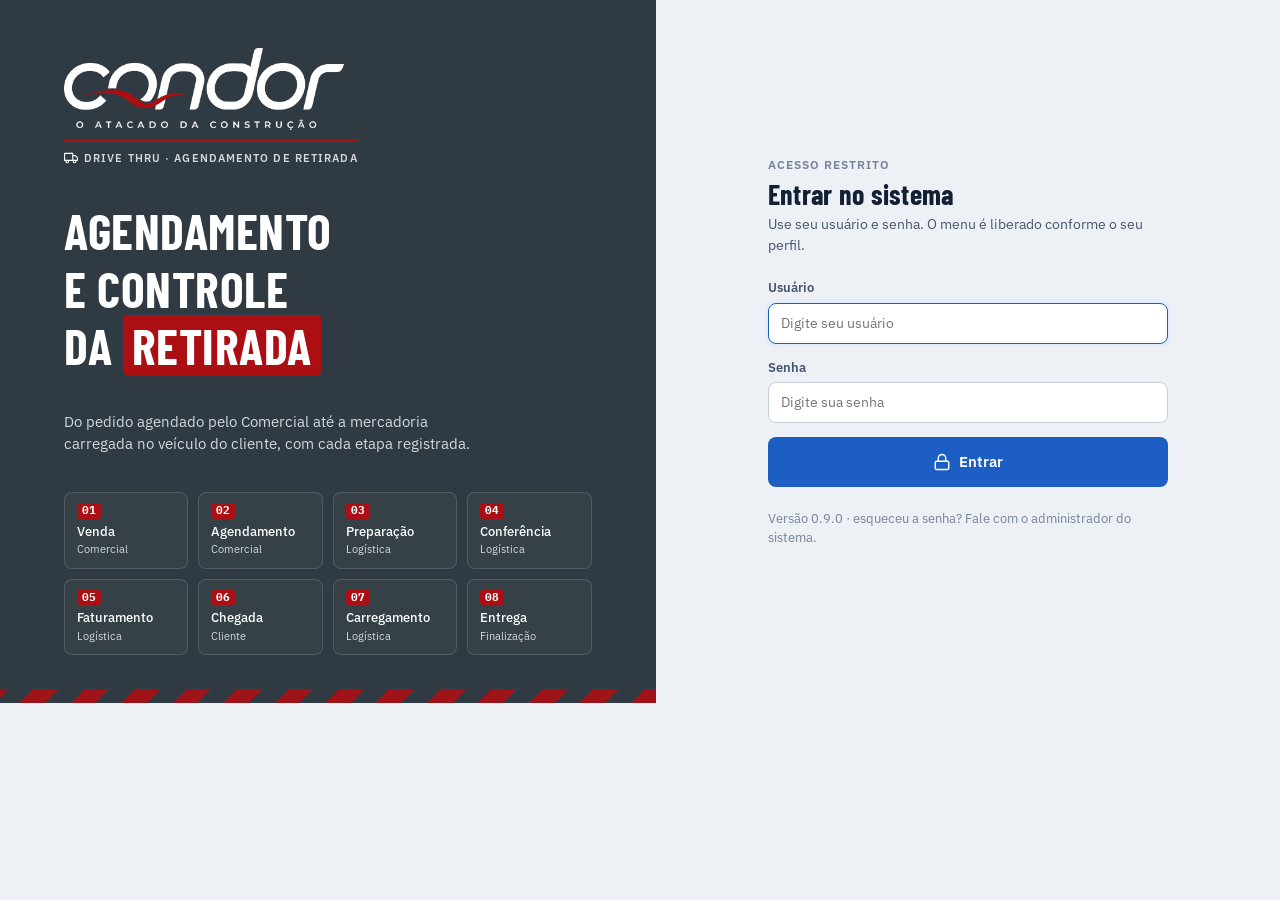
<file: index.html>
<!DOCTYPE html>
<html lang="pt-BR">
<head>
  <meta charset="UTF-8">
  <meta name="viewport" content="width=device-width, initial-scale=1, viewport-fit=cover">
  <title>Drive Thru Agendamento</title>
  <meta name="description" content="Condor — Agendamento e controle da retirada de pedidos pelo Drive Thru">
  <meta name="theme-color" content="#303A42">
  <link rel="preconnect" href="https://fonts.googleapis.com">
  <link rel="preconnect" href="https://fonts.gstatic.com" crossorigin>
  <link rel="stylesheet" href="https://fonts.googleapis.com/css2?family=Barlow+Condensed:wght@600;700&family=IBM+Plex+Mono:wght@400;500&family=IBM+Plex+Sans:wght@400;500;600&display=swap">
  <link rel="stylesheet" href="css/leaflet.css?v=30">
  <link rel="stylesheet" href="css/style.css?v=30">
</head>
<body>
  <div id="app" aria-live="polite"></div>

  <!-- Base: configuração, utilitários, dados, integração e regras -->
  <script src="js/config.js?v=30"></script>
  <script src="js/utils.js?v=30"></script>
  <script src="js/storage.js?v=30"></script>
  <script src="js/monitor.js?v=30"></script>
  <script src="js/vendor/supabase.js?v=30"></script>
  <script src="js/nuvem.js?v=30"></script>
  <script src="js/erp-nucleo.js?v=30"></script>
  <script src="js/erp.js?v=30"></script>
  <script src="js/erp-config.js?v=30"></script>
  <script src="js/separacao.js?v=30"></script>
  <script src="js/services.js?v=30"></script>
  <script src="js/rastreio.js?v=30"></script>
  <script src="js/aparencia.js?v=30"></script>
  <script src="js/seed.js?v=30"></script>
  <!-- Interface -->
  <script src="js/vendor/qrcode.js?v=30"></script>
  <script src="js/vendor/jsbarcode.code128.min.js?v=30"></script>
  <script src="js/vendor/jsqr.min.js?v=30"></script>
  <script src="js/ui.js?v=30"></script>
  <script src="js/leitor-qr.js?v=30"></script>
  <script src="js/impressao.js?v=30"></script>
  <script src="js/avisos.js?v=30"></script>
  <script src="js/seguranca.js?v=30"></script>
  <script src="js/views-comercial.js?v=30"></script>
  <script src="js/views-operacao.js?v=30"></script>
  <script src="js/painel.js?v=30"></script>
  <script src="js/vendor/leaflet.js?v=30"></script>
  <script src="js/views-mapa.js?v=30"></script>
  <script src="js/views-coletor.js?v=30"></script>
  <script src="js/vendor/jspdf.umd.min.js?v=30"></script>
  <script src="js/vendor/jspdf.plugin.autotable.min.js?v=30"></script>
  <script src="js/relatorio-pdf.js?v=30"></script>
  <script src="js/views-gestao.js?v=30"></script>
  <script src="js/views-admin.js?v=30"></script>
  <script src="js/cliente.js?v=30"></script>
  <script src="js/lgpd.js?v=30"></script>
  <script src="js/app.js?v=30"></script>
</body>
</html>
</file>
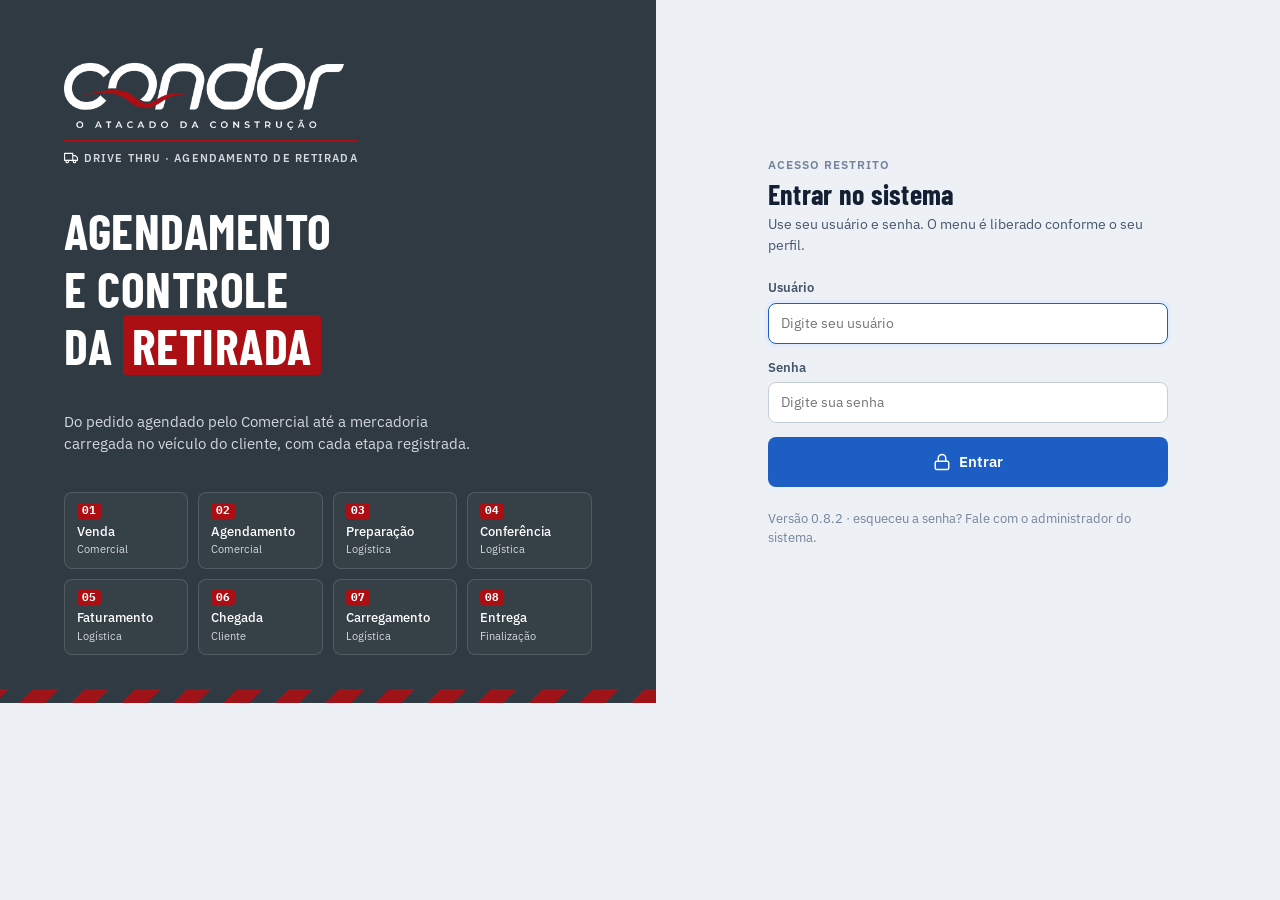
<file: v0.8.2/index.html>
<!DOCTYPE html>
<html lang="pt-BR">
<head>
  <meta charset="UTF-8">
  <meta name="viewport" content="width=device-width, initial-scale=1, viewport-fit=cover">
  <title>Drive Thru Agendamento (versão 0.8.2 guardada)</title>
  <meta name="description" content="Condor — Agendamento e controle da retirada de pedidos pelo Drive Thru">
  <meta name="theme-color" content="#303A42">
  <link rel="preconnect" href="https://fonts.googleapis.com">
  <link rel="preconnect" href="https://fonts.gstatic.com" crossorigin>
  <link rel="stylesheet" href="https://fonts.googleapis.com/css2?family=Barlow+Condensed:wght@600;700&family=IBM+Plex+Mono:wght@400;500&family=IBM+Plex+Sans:wght@400;500;600&display=swap">
  <link rel="stylesheet" href="css/leaflet.css?v=24">
  <link rel="stylesheet" href="css/style.css?v=24">
</head>
<body>
  <div id="app" aria-live="polite"></div>

  <!-- Base: configuração, utilitários, dados, integração e regras -->
  <script src="js/config.js?v=24"></script>
  <script src="js/utils.js?v=24"></script>
  <script src="js/storage.js?v=24"></script>
  <script src="js/vendor/supabase.js?v=24"></script>
  <script src="js/nuvem.js?v=24"></script>
  <script src="js/erp-nucleo.js?v=24"></script>
  <script src="js/erp.js?v=24"></script>
  <script src="js/erp-config.js?v=24"></script>
  <script src="js/separacao.js?v=24"></script>
  <script src="js/services.js?v=24"></script>
  <script src="js/rastreio.js?v=24"></script>
  <script src="js/aparencia.js?v=24"></script>
  <script src="js/seed.js?v=24"></script>
  <!-- Interface -->
  <script src="js/vendor/qrcode.js?v=24"></script>
  <script src="js/ui.js?v=24"></script>
  <script src="js/views-comercial.js?v=24"></script>
  <script src="js/views-operacao.js?v=24"></script>
  <script src="js/vendor/leaflet.js?v=24"></script>
  <script src="js/views-mapa.js?v=24"></script>
  <script src="js/views-coletor.js?v=24"></script>
  <script src="js/vendor/jspdf.umd.min.js?v=24"></script>
  <script src="js/vendor/jspdf.plugin.autotable.min.js?v=24"></script>
  <script src="js/relatorio-pdf.js?v=24"></script>
  <script src="js/views-gestao.js?v=24"></script>
  <script src="js/views-admin.js?v=24"></script>
  <script src="js/cliente.js?v=24"></script>
  <script src="js/lgpd.js?v=24"></script>
  <script src="js/app.js?v=24"></script>
</body>
</html>
</file>
<file: css/leaflet.css>
/* required styles */

.leaflet-pane,
.leaflet-tile,
.leaflet-marker-icon,
.leaflet-marker-shadow,
.leaflet-tile-container,
.leaflet-pane > svg,
.leaflet-pane > canvas,
.leaflet-zoom-box,
.leaflet-image-layer,
.leaflet-layer {
	position: absolute;
	left: 0;
	top: 0;
	}
.leaflet-container {
	overflow: hidden;
	}
.leaflet-tile,
.leaflet-marker-icon,
.leaflet-marker-shadow {
	-webkit-user-select: none;
	   -moz-user-select: none;
	        user-select: none;
	  -webkit-user-drag: none;
	}
/* Prevents IE11 from highlighting tiles in blue */
.leaflet-tile::selection {
	background: transparent;
}
/* Safari renders non-retina tile on retina better with this, but Chrome is worse */
.leaflet-safari .leaflet-tile {
	image-rendering: -webkit-optimize-contrast;
	}
/* hack that prevents hw layers "stretching" when loading new tiles */
.leaflet-safari .leaflet-tile-container {
	width: 1600px;
	height: 1600px;
	-webkit-transform-origin: 0 0;
	}
.leaflet-marker-icon,
.leaflet-marker-shadow {
	display: block;
	}
/* .leaflet-container svg: reset svg max-width decleration shipped in Joomla! (joomla.org) 3.x */
/* .leaflet-container img: map is broken in FF if you have max-width: 100% on tiles */
.leaflet-container .leaflet-overlay-pane svg {
	max-width: none !important;
	max-height: none !important;
	}
.leaflet-container .leaflet-marker-pane img,
.leaflet-container .leaflet-shadow-pane img,
.leaflet-container .leaflet-tile-pane img,
.leaflet-container img.leaflet-image-layer,
.leaflet-container .leaflet-tile {
	max-width: none !important;
	max-height: none !important;
	width: auto;
	padding: 0;
	}

.leaflet-container img.leaflet-tile {
	/* See: https://bugs.chromium.org/p/chromium/issues/detail?id=600120 */
	mix-blend-mode: plus-lighter;
}

.leaflet-container.leaflet-touch-zoom {
	-ms-touch-action: pan-x pan-y;
	touch-action: pan-x pan-y;
	}
.leaflet-container.leaflet-touch-drag {
	-ms-touch-action: pinch-zoom;
	/* Fallback for FF which doesn't support pinch-zoom */
	touch-action: none;
	touch-action: pinch-zoom;
}
.leaflet-container.leaflet-touch-drag.leaflet-touch-zoom {
	-ms-touch-action: none;
	touch-action: none;
}
.leaflet-container {
	-webkit-tap-highlight-color: transparent;
}
.leaflet-container a {
	-webkit-tap-highlight-color: rgba(51, 181, 229, 0.4);
}
.leaflet-tile {
	filter: inherit;
	visibility: hidden;
	}
.leaflet-tile-loaded {
	visibility: inherit;
	}
.leaflet-zoom-box {
	width: 0;
	height: 0;
	-moz-box-sizing: border-box;
	     box-sizing: border-box;
	z-index: 800;
	}
/* workaround for https://bugzilla.mozilla.org/show_bug.cgi?id=888319 */
.leaflet-overlay-pane svg {
	-moz-user-select: none;
	}

.leaflet-pane         { z-index: 400; }

.leaflet-tile-pane    { z-index: 200; }
.leaflet-overlay-pane { z-index: 400; }
.leaflet-shadow-pane  { z-index: 500; }
.leaflet-marker-pane  { z-index: 600; }
.leaflet-tooltip-pane   { z-index: 650; }
.leaflet-popup-pane   { z-index: 700; }

.leaflet-map-pane canvas { z-index: 100; }
.leaflet-map-pane svg    { z-index: 200; }

.leaflet-vml-shape {
	width: 1px;
	height: 1px;
	}
.lvml {
	behavior: url(#default#VML);
	display: inline-block;
	position: absolute;
	}


/* control positioning */

.leaflet-control {
	position: relative;
	z-index: 800;
	pointer-events: visiblePainted; /* IE 9-10 doesn't have auto */
	pointer-events: auto;
	}
.leaflet-top,
.leaflet-bottom {
	position: absolute;
	z-index: 1000;
	pointer-events: none;
	}
.leaflet-top {
	top: 0;
	}
.leaflet-right {
	right: 0;
	}
.leaflet-bottom {
	bottom: 0;
	}
.leaflet-left {
	left: 0;
	}
.leaflet-control {
	float: left;
	clear: both;
	}
.leaflet-right .leaflet-control {
	float: right;
	}
.leaflet-top .leaflet-control {
	margin-top: 10px;
	}
.leaflet-bottom .leaflet-control {
	margin-bottom: 10px;
	}
.leaflet-left .leaflet-control {
	margin-left: 10px;
	}
.leaflet-right .leaflet-control {
	margin-right: 10px;
	}


/* zoom and fade animations */

.leaflet-fade-anim .leaflet-popup {
	opacity: 0;
	-webkit-transition: opacity 0.2s linear;
	   -moz-transition: opacity 0.2s linear;
	        transition: opacity 0.2s linear;
	}
.leaflet-fade-anim .leaflet-map-pane .leaflet-popup {
	opacity: 1;
	}
.leaflet-zoom-animated {
	-webkit-transform-origin: 0 0;
	    -ms-transform-origin: 0 0;
	        transform-origin: 0 0;
	}
svg.leaflet-zoom-animated {
	will-change: transform;
}

.leaflet-zoom-anim .leaflet-zoom-animated {
	-webkit-transition: -webkit-transform 0.25s cubic-bezier(0,0,0.25,1);
	   -moz-transition:    -moz-transform 0.25s cubic-bezier(0,0,0.25,1);
	        transition:         transform 0.25s cubic-bezier(0,0,0.25,1);
	}
.leaflet-zoom-anim .leaflet-tile,
.leaflet-pan-anim .leaflet-tile {
	-webkit-transition: none;
	   -moz-transition: none;
	        transition: none;
	}

.leaflet-zoom-anim .leaflet-zoom-hide {
	visibility: hidden;
	}


/* cursors */

.leaflet-interactive {
	cursor: pointer;
	}
.leaflet-grab {
	cursor: -webkit-grab;
	cursor:    -moz-grab;
	cursor:         grab;
	}
.leaflet-crosshair,
.leaflet-crosshair .leaflet-interactive {
	cursor: crosshair;
	}
.leaflet-popup-pane,
.leaflet-control {
	cursor: auto;
	}
.leaflet-dragging .leaflet-grab,
.leaflet-dragging .leaflet-grab .leaflet-interactive,
.leaflet-dragging .leaflet-marker-draggable {
	cursor: move;
	cursor: -webkit-grabbing;
	cursor:    -moz-grabbing;
	cursor:         grabbing;
	}

/* marker & overlays interactivity */
.leaflet-marker-icon,
.leaflet-marker-shadow,
.leaflet-image-layer,
.leaflet-pane > svg path,
.leaflet-tile-container {
	pointer-events: none;
	}

.leaflet-marker-icon.leaflet-interactive,
.leaflet-image-layer.leaflet-interactive,
.leaflet-pane > svg path.leaflet-interactive,
svg.leaflet-image-layer.leaflet-interactive path {
	pointer-events: visiblePainted; /* IE 9-10 doesn't have auto */
	pointer-events: auto;
	}

/* visual tweaks */

.leaflet-container {
	background: #ddd;
	outline-offset: 1px;
	}
.leaflet-container a {
	color: #0078A8;
	}
.leaflet-zoom-box {
	border: 2px dotted #38f;
	background: rgba(255,255,255,0.5);
	}


/* general typography */
.leaflet-container {
	font-family: "Helvetica Neue", Arial, Helvetica, sans-serif;
	font-size: 12px;
	font-size: 0.75rem;
	line-height: 1.5;
	}


/* general toolbar styles */

.leaflet-bar {
	box-shadow: 0 1px 5px rgba(0,0,0,0.65);
	border-radius: 4px;
	}
.leaflet-bar a {
	background-color: #fff;
	border-bottom: 1px solid #ccc;
	width: 26px;
	height: 26px;
	line-height: 26px;
	display: block;
	text-align: center;
	text-decoration: none;
	color: black;
	}
.leaflet-bar a,
.leaflet-control-layers-toggle {
	background-position: 50% 50%;
	background-repeat: no-repeat;
	display: block;
	}
.leaflet-bar a:hover,
.leaflet-bar a:focus {
	background-color: #f4f4f4;
	}
.leaflet-bar a:first-child {
	border-top-left-radius: 4px;
	border-top-right-radius: 4px;
	}
.leaflet-bar a:last-child {
	border-bottom-left-radius: 4px;
	border-bottom-right-radius: 4px;
	border-bottom: none;
	}
.leaflet-bar a.leaflet-disabled {
	cursor: default;
	background-color: #f4f4f4;
	color: #bbb;
	}

.leaflet-touch .leaflet-bar a {
	width: 30px;
	height: 30px;
	line-height: 30px;
	}
.leaflet-touch .leaflet-bar a:first-child {
	border-top-left-radius: 2px;
	border-top-right-radius: 2px;
	}
.leaflet-touch .leaflet-bar a:last-child {
	border-bottom-left-radius: 2px;
	border-bottom-right-radius: 2px;
	}

/* zoom control */

.leaflet-control-zoom-in,
.leaflet-control-zoom-out {
	font: bold 18px 'Lucida Console', Monaco, monospace;
	text-indent: 1px;
	}

.leaflet-touch .leaflet-control-zoom-in, .leaflet-touch .leaflet-control-zoom-out  {
	font-size: 22px;
	}


/* layers control */

.leaflet-control-layers {
	box-shadow: 0 1px 5px rgba(0,0,0,0.4);
	background: #fff;
	border-radius: 5px;
	}
.leaflet-control-layers-toggle {
	background-image: url(images/layers.png);
	width: 36px;
	height: 36px;
	}
.leaflet-retina .leaflet-control-layers-toggle {
	background-image: url(images/layers-2x.png);
	background-size: 26px 26px;
	}
.leaflet-touch .leaflet-control-layers-toggle {
	width: 44px;
	height: 44px;
	}
.leaflet-control-layers .leaflet-control-layers-list,
.leaflet-control-layers-expanded .leaflet-control-layers-toggle {
	display: none;
	}
.leaflet-control-layers-expanded .leaflet-control-layers-list {
	display: block;
	position: relative;
	}
.leaflet-control-layers-expanded {
	padding: 6px 10px 6px 6px;
	color: #333;
	background: #fff;
	}
.leaflet-control-layers-scrollbar {
	overflow-y: scroll;
	overflow-x: hidden;
	padding-right: 5px;
	}
.leaflet-control-layers-selector {
	margin-top: 2px;
	position: relative;
	top: 1px;
	}
.leaflet-control-layers label {
	display: block;
	font-size: 13px;
	font-size: 1.08333em;
	}
.leaflet-control-layers-separator {
	height: 0;
	border-top: 1px solid #ddd;
	margin: 5px -10px 5px -6px;
	}

/* Default icon URLs */
.leaflet-default-icon-path { /* used only in path-guessing heuristic, see L.Icon.Default */
	background-image: url(images/marker-icon.png);
	}


/* attribution and scale controls */

.leaflet-container .leaflet-control-attribution {
	background: #fff;
	background: rgba(255, 255, 255, 0.8);
	margin: 0;
	}
.leaflet-control-attribution,
.leaflet-control-scale-line {
	padding: 0 5px;
	color: #333;
	line-height: 1.4;
	}
.leaflet-control-attribution a {
	text-decoration: none;
	}
.leaflet-control-attribution a:hover,
.leaflet-control-attribution a:focus {
	text-decoration: underline;
	}
.leaflet-attribution-flag {
	display: inline !important;
	vertical-align: baseline !important;
	width: 1em;
	height: 0.6669em;
	}
.leaflet-left .leaflet-control-scale {
	margin-left: 5px;
	}
.leaflet-bottom .leaflet-control-scale {
	margin-bottom: 5px;
	}
.leaflet-control-scale-line {
	border: 2px solid #777;
	border-top: none;
	line-height: 1.1;
	padding: 2px 5px 1px;
	white-space: nowrap;
	-moz-box-sizing: border-box;
	     box-sizing: border-box;
	background: rgba(255, 255, 255, 0.8);
	text-shadow: 1px 1px #fff;
	}
.leaflet-control-scale-line:not(:first-child) {
	border-top: 2px solid #777;
	border-bottom: none;
	margin-top: -2px;
	}
.leaflet-control-scale-line:not(:first-child):not(:last-child) {
	border-bottom: 2px solid #777;
	}

.leaflet-touch .leaflet-control-attribution,
.leaflet-touch .leaflet-control-layers,
.leaflet-touch .leaflet-bar {
	box-shadow: none;
	}
.leaflet-touch .leaflet-control-layers,
.leaflet-touch .leaflet-bar {
	border: 2px solid rgba(0,0,0,0.2);
	background-clip: padding-box;
	}


/* popup */

.leaflet-popup {
	position: absolute;
	text-align: center;
	margin-bottom: 20px;
	}
.leaflet-popup-content-wrapper {
	padding: 1px;
	text-align: left;
	border-radius: 12px;
	}
.leaflet-popup-content {
	margin: 13px 24px 13px 20px;
	line-height: 1.3;
	font-size: 13px;
	font-size: 1.08333em;
	min-height: 1px;
	}
.leaflet-popup-content p {
	margin: 17px 0;
	margin: 1.3em 0;
	}
.leaflet-popup-tip-container {
	width: 40px;
	height: 20px;
	position: absolute;
	left: 50%;
	margin-top: -1px;
	margin-left: -20px;
	overflow: hidden;
	pointer-events: none;
	}
.leaflet-popup-tip {
	width: 17px;
	height: 17px;
	padding: 1px;

	margin: -10px auto 0;
	pointer-events: auto;

	-webkit-transform: rotate(45deg);
	   -moz-transform: rotate(45deg);
	    -ms-transform: rotate(45deg);
	        transform: rotate(45deg);
	}
.leaflet-popup-content-wrapper,
.leaflet-popup-tip {
	background: white;
	color: #333;
	box-shadow: 0 3px 14px rgba(0,0,0,0.4);
	}
.leaflet-container a.leaflet-popup-close-button {
	position: absolute;
	top: 0;
	right: 0;
	border: none;
	text-align: center;
	width: 24px;
	height: 24px;
	font: 16px/24px Tahoma, Verdana, sans-serif;
	color: #757575;
	text-decoration: none;
	background: transparent;
	}
.leaflet-container a.leaflet-popup-close-button:hover,
.leaflet-container a.leaflet-popup-close-button:focus {
	color: #585858;
	}
.leaflet-popup-scrolled {
	overflow: auto;
	}

.leaflet-oldie .leaflet-popup-content-wrapper {
	-ms-zoom: 1;
	}
.leaflet-oldie .leaflet-popup-tip {
	width: 24px;
	margin: 0 auto;

	-ms-filter: "progid:DXImageTransform.Microsoft.Matrix(M11=0.70710678, M12=0.70710678, M21=-0.70710678, M22=0.70710678)";
	filter: progid:DXImageTransform.Microsoft.Matrix(M11=0.70710678, M12=0.70710678, M21=-0.70710678, M22=0.70710678);
	}

.leaflet-oldie .leaflet-control-zoom,
.leaflet-oldie .leaflet-control-layers,
.leaflet-oldie .leaflet-popup-content-wrapper,
.leaflet-oldie .leaflet-popup-tip {
	border: 1px solid #999;
	}


/* div icon */

.leaflet-div-icon {
	background: #fff;
	border: 1px solid #666;
	}


/* Tooltip */
/* Base styles for the element that has a tooltip */
.leaflet-tooltip {
	position: absolute;
	padding: 6px;
	background-color: #fff;
	border: 1px solid #fff;
	border-radius: 3px;
	color: #222;
	white-space: nowrap;
	-webkit-user-select: none;
	-moz-user-select: none;
	-ms-user-select: none;
	user-select: none;
	pointer-events: none;
	box-shadow: 0 1px 3px rgba(0,0,0,0.4);
	}
.leaflet-tooltip.leaflet-interactive {
	cursor: pointer;
	pointer-events: auto;
	}
.leaflet-tooltip-top:before,
.leaflet-tooltip-bottom:before,
.leaflet-tooltip-left:before,
.leaflet-tooltip-right:before {
	position: absolute;
	pointer-events: none;
	border: 6px solid transparent;
	background: transparent;
	content: "";
	}

/* Directions */

.leaflet-tooltip-bottom {
	margin-top: 6px;
}
.leaflet-tooltip-top {
	margin-top: -6px;
}
.leaflet-tooltip-bottom:before,
.leaflet-tooltip-top:before {
	left: 50%;
	margin-left: -6px;
	}
.leaflet-tooltip-top:before {
	bottom: 0;
	margin-bottom: -12px;
	border-top-color: #fff;
	}
.leaflet-tooltip-bottom:before {
	top: 0;
	margin-top: -12px;
	margin-left: -6px;
	border-bottom-color: #fff;
	}
.leaflet-tooltip-left {
	margin-left: -6px;
}
.leaflet-tooltip-right {
	margin-left: 6px;
}
.leaflet-tooltip-left:before,
.leaflet-tooltip-right:before {
	top: 50%;
	margin-top: -6px;
	}
.leaflet-tooltip-left:before {
	right: 0;
	margin-right: -12px;
	border-left-color: #fff;
	}
.leaflet-tooltip-right:before {
	left: 0;
	margin-left: -12px;
	border-right-color: #fff;
	}

/* Printing */

@media print {
	/* Prevent printers from removing background-images of controls. */
	.leaflet-control {
		-webkit-print-color-adjust: exact;
		print-color-adjust: exact;
		}
	}
</file>
<file: css/style.css>
/* =====================================================================
   DRIVE THRU — Estilos
   Tokens de cor (claro/escuro), tipografia e componentes.
   ===================================================================== */
:root {
  --bg: #EDF1F6;
  --surface: #FFFFFF;
  --surface-2: #F5F7FA;
  --surface-3: #E8EDF4;
  --ink: #132033;
  --ink-2: #46566C;
  --ink-3: #75839A;
  --line: #D9E0EA;
  --line-2: #C5CFDC;
  /* Menu e topos seguem a identidade Condor: grafite + vermelho da logo */
  --nav: #303A42;
  --nav-2: #3D4953;
  --nav-ink: #D3D8DD;
  --brand: #AB0F14;
  --nav-ink-strong: #FFFFFF;
  --accent: #1C5EC4;
  --accent-hover: #174FA6;
  --accent-ink: #FFFFFF;
  --accent-soft: #E2ECFB;
  --signal: #F08A1C;
  --signal-soft: #FDEEDC;
  --ok: #1E8A4C;
  --ok-soft: #DDF3E6;
  --warn: #B86A00;
  --warn-soft: #FDF0D8;
  --crit: #C4322B;
  --crit-soft: #FBE3E1;
  --info: #0E7490;
  --info-soft: #DDF2F7;
  --shadow: 0 1px 2px rgba(15, 42, 78, .06), 0 4px 16px rgba(15, 42, 78, .06);
  --shadow-lg: 0 12px 40px rgba(15, 42, 78, .22);

  /* tons de status: fundo / texto */
  --t-neutral-bg: #ECEFF3; --t-neutral-fg: #4E5B6D;
  --t-blue-bg: #DDEAFE;    --t-blue-fg: #1B4FA8;
  --t-amber-bg: #FDEBCB;   --t-amber-fg: #955400;
  --t-violet-bg: #EDE3FC;  --t-violet-fg: #6433B5;
  --t-indigo-bg: #E2E4FB;  --t-indigo-fg: #3A3FA8;
  --t-teal-bg: #D5F1EE;    --t-teal-fg: #0B6D65;
  --t-green-bg: #D8F2E0;   --t-green-fg: #17753F;
  --t-cyan-bg: #D6EFF8;    --t-cyan-fg: #0B6282;
  --t-navy-bg: #1C3F73;    --t-navy-fg: #FFFFFF;
  --t-done-bg: #1E7A45;    --t-done-fg: #FFFFFF;
  --t-red-bg: #FADCDA;     --t-red-fg: #A42822;

  --font-display: "Barlow Condensed", "Arial Narrow", "Roboto Condensed", sans-serif;
  --font-body: "IBM Plex Sans", "Segoe UI", system-ui, -apple-system, Roboto, sans-serif;
  --font-mono: "IBM Plex Mono", "Cascadia Mono", Consolas, "SFMono-Regular", monospace;
  --radius: 10px;
  --radius-sm: 6px;
  --sidebar-w: 248px;
}

@media (prefers-color-scheme: dark) {
  :root:not([data-theme="light"]) {
    color-scheme: dark;
    --bg: #0A1019; --surface: #111A26; --surface-2: #16212F; --surface-3: #1D2A3B;
    --ink: #E4EBF4; --ink-2: #A7B4C6; --ink-3: #75849A; --line: #223044; --line-2: #2E3F56;
    --nav: #303A42; --nav-2: #3D4953; --nav-ink: #C6CCD2; --brand: #AB0F14;
    --accent: #4E8EF7; --accent-hover: #6AA1FA; --accent-ink: #06111F; --accent-soft: #15284A;
    --signal: #F59A38; --signal-soft: #3A2710;
    --ok: #4CC47F; --ok-soft: #10301F; --warn: #F0B04A; --warn-soft: #362710; --crit: #F16A62; --crit-soft: #3A1614; --info: #4FC3DC; --info-soft: #0E2C35;
    --shadow: 0 1px 2px rgba(0,0,0,.4), 0 4px 16px rgba(0,0,0,.25); --shadow-lg: 0 12px 40px rgba(0,0,0,.55);
    --t-neutral-bg: #222D3B; --t-neutral-fg: #B3BFCE; --t-blue-bg: #17305A; --t-blue-fg: #9CC1FF;
    --t-amber-bg: #3D2A0C; --t-amber-fg: #F6C06A; --t-violet-bg: #2D1E4D; --t-violet-fg: #C9A7FF;
    --t-indigo-bg: #22265A; --t-indigo-fg: #AEB3FF; --t-teal-bg: #0E3532; --t-teal-fg: #6FDDCF;
    --t-green-bg: #113722; --t-green-fg: #7FDCA2; --t-cyan-bg: #0D3240; --t-cyan-fg: #7FD3EE;
    --t-navy-bg: #2F5DA3; --t-navy-fg: #FFFFFF; --t-done-bg: #2A8E55; --t-done-fg: #FFFFFF;
    --t-red-bg: #45191A; --t-red-fg: #FF9C94;
  }
}
:root[data-theme="dark"] {
  color-scheme: dark;
  --bg: #0A1019; --surface: #111A26; --surface-2: #16212F; --surface-3: #1D2A3B;
  --ink: #E4EBF4; --ink-2: #A7B4C6; --ink-3: #75849A; --line: #223044; --line-2: #2E3F56;
  --nav: #303A42; --nav-2: #3D4953; --nav-ink: #C6CCD2; --brand: #AB0F14;
  --accent: #4E8EF7; --accent-hover: #6AA1FA; --accent-ink: #06111F; --accent-soft: #15284A;
  --signal: #F59A38; --signal-soft: #3A2710;
  --ok: #4CC47F; --ok-soft: #10301F; --warn: #F0B04A; --warn-soft: #362710; --crit: #F16A62; --crit-soft: #3A1614; --info: #4FC3DC; --info-soft: #0E2C35;
  --shadow: 0 1px 2px rgba(0,0,0,.4), 0 4px 16px rgba(0,0,0,.25); --shadow-lg: 0 12px 40px rgba(0,0,0,.55);
  --t-neutral-bg: #222D3B; --t-neutral-fg: #B3BFCE; --t-blue-bg: #17305A; --t-blue-fg: #9CC1FF;
  --t-amber-bg: #3D2A0C; --t-amber-fg: #F6C06A; --t-violet-bg: #2D1E4D; --t-violet-fg: #C9A7FF;
  --t-indigo-bg: #22265A; --t-indigo-fg: #AEB3FF; --t-teal-bg: #0E3532; --t-teal-fg: #6FDDCF;
  --t-green-bg: #113722; --t-green-fg: #7FDCA2; --t-cyan-bg: #0D3240; --t-cyan-fg: #7FD3EE;
  --t-navy-bg: #2F5DA3; --t-navy-fg: #FFFFFF; --t-done-bg: #2A8E55; --t-done-fg: #FFFFFF;
  --t-red-bg: #45191A; --t-red-fg: #FF9C94;
}

/* ------------------------------ Base ------------------------------ */
* { box-sizing: border-box; }
html, body { height: 100%; }
body {
  margin: 0;
  background: var(--bg);
  color: var(--ink);
  font-family: var(--font-body);
  font-size: 14px;
  line-height: 1.5;
  -webkit-font-smoothing: antialiased;
}
h1, h2, h3, h4 { margin: 0; font-family: var(--font-display); font-weight: 700; letter-spacing: .01em; line-height: 1.15; text-wrap: balance; }
h1 { font-size: 30px; }
h2 { font-size: 22px; }
h3 { font-size: 18px; }
p { margin: 0; }
a { color: var(--accent); }
button, input, select, textarea { font: inherit; color: inherit; }
:focus-visible { outline: 2px solid var(--signal); outline-offset: 2px; }
.mono { font-family: var(--font-mono); font-variant-numeric: tabular-nums; }
.num { font-variant-numeric: tabular-nums; }
.muted { color: var(--ink-2); }
.subtle { color: var(--ink-3); font-size: 12.5px; }
.eyebrow { font-size: 11.5px; letter-spacing: .09em; text-transform: uppercase; color: var(--ink-3); font-weight: 600; }
.sr-only { position: absolute; width: 1px; height: 1px; overflow: hidden; clip: rect(0 0 0 0); white-space: nowrap; }
.icon { width: 18px; height: 18px; flex: none; stroke: currentColor; fill: none; stroke-width: 1.9; stroke-linecap: round; stroke-linejoin: round; }
.icon-sm { width: 15px; height: 15px; }

/* ------------------------------ Login ------------------------------ */
.login {
  min-height: 100%;
  display: grid;
  grid-template-columns: minmax(0, 1.05fr) minmax(0, 1fr);
}
.login-brand {
  background: var(--login-bg, var(--nav));
  color: var(--login-ink, var(--nav-ink));
  padding: 48px clamp(24px, 5vw, 64px);
  display: flex;
  flex-direction: column;
  gap: 36px;
  position: relative;
  overflow: hidden;
}
.login-brand::after {
  /* faixa de sinalização zebrada, como a demarcação da área de retirada */
  content: ""; position: absolute; left: 0; right: 0; bottom: 0; height: 14px;
  background: repeating-linear-gradient(-45deg, var(--login-brand, var(--brand)) 0 18px, transparent 18px 36px);
  opacity: .9;
}
.brand-mark { display: flex; align-items: center; gap: 14px; color: var(--nav-ink-strong); }
/* Logo Condor (PNG transparente com letras brancas: sempre sobre fundo escuro) */
.brand-condor { display: flex; flex-direction: column; align-items: flex-start; gap: 10px; color: var(--nav-ink); }
.brand-condor img { display: block; width: 100%; max-width: 280px; height: auto; }
.brand-app { display: inline-flex; align-items: center; gap: 6px; font-size: 11px; font-weight: 600; letter-spacing: .1em; text-transform: uppercase; color: var(--nav-ink); padding-top: 8px; border-top: 2px solid var(--brand); }
.brand-app .icon { width: 14px; height: 14px; color: #fff; }
.brand-mark .logo { width: 52px; height: 52px; border-radius: 12px; background: var(--signal); display: grid; place-items: center; color: #1B1206; }
.brand-mark .logo .icon { width: 30px; height: 30px; stroke-width: 2.1; }
.brand-mark b { font-family: var(--font-display); font-size: 30px; letter-spacing: .03em; text-transform: uppercase; display: block; line-height: 1; }
.brand-mark span { font-size: 13px; color: var(--nav-ink); }
.login-brand .brand-condor, .login-brand .brand-app { color: var(--login-ink, var(--nav-ink)); }
.login-brand .brand-app { border-top-color: var(--login-brand, var(--brand)); }
.login-brand .brand-app .icon { color: var(--login-ink-strong, #fff); }
.login-brand h1 { color: var(--login-ink-strong, var(--nav-ink-strong)); font-size: clamp(34px, 4.2vw, 50px); max-width: 14ch; text-transform: uppercase; letter-spacing: .01em; }
.login-brand h1 em { font-style: normal; color: var(--login-brand-ink, #fff); background: var(--login-brand, var(--brand)); padding: 0 .18em; border-radius: 4px; box-decoration-break: clone; -webkit-box-decoration-break: clone; }
.login-brand p.lead { max-width: 46ch; font-size: 15px; }
.flow { display: grid; grid-template-columns: repeat(4, minmax(0, 1fr)); gap: 10px; max-width: 560px; }
.flow-step { border: 1px solid var(--login-line, rgba(255, 255, 255, .14)); border-radius: 8px; padding: 10px 12px; background: rgba(255, 255, 255, .03); }
.flow-step b { display: block; width: fit-content; font-family: var(--font-mono); font-size: 10.5px; color: var(--login-brand-ink, #fff); background: var(--login-brand, var(--brand)); border-radius: 3px; padding: 0 5px; margin-bottom: 3px; }
.flow-step span { display: block; color: var(--login-ink-strong, var(--nav-ink-strong)); font-size: 13px; font-weight: 500; }
.flow-step small { display: block; font-size: 11px; color: var(--login-ink, var(--nav-ink)); }
.login-panel { display: grid; place-items: center; padding: 40px 24px; background: var(--bg); }
.login-card { width: 100%; max-width: 400px; display: flex; flex-direction: column; gap: 22px; }
.login-card form { display: flex; flex-direction: column; gap: 14px; }
.demo-users { border: 1px dashed var(--line-2); border-radius: var(--radius); padding: 14px; display: flex; flex-direction: column; gap: 10px; }
.demo-grid { display: grid; grid-template-columns: repeat(2, minmax(0, 1fr)); gap: 8px; }
.demo-user { text-align: left; border: 1px solid var(--line); background: var(--surface); border-radius: 8px; padding: 8px 10px; cursor: pointer; display: flex; flex-direction: column; gap: 1px; }
.demo-user:hover { border-color: var(--accent); }
.demo-user b { font-size: 12.5px; }
.demo-user span { font-size: 11.5px; color: var(--ink-3); font-family: var(--font-mono); }

/* ------------------------------ Shell ------------------------------ */
.shell { display: grid; grid-template-columns: var(--sidebar-w) minmax(0, 1fr); min-height: 100%; }
.sidebar {
  background: var(--nav);
  color: var(--nav-ink);
  display: flex; flex-direction: column;
  position: sticky; top: 0; height: 100vh; overflow-y: auto;
  padding: 18px 12px 16px;
}
.sidebar .brand-condor { padding: 6px 10px 16px; margin-bottom: 6px; }
.sidebar .brand-condor img { max-width: 188px; }
.sidebar .brand-app-sub { display: none; }
.nav-group { display: flex; flex-direction: column; gap: 2px; padding-block: 8px; }
.nav-group h4 { font-family: var(--font-body); font-size: 10.5px; font-weight: 600; letter-spacing: .12em; text-transform: uppercase; color: var(--nav-muted, rgba(255, 255, 255, .42)); padding: 6px 10px; }
.nav-link {
  display: flex; align-items: center; gap: 10px;
  padding: 8px 10px; border-radius: 8px;
  color: var(--nav-ink); text-decoration: none; font-size: 13.5px; font-weight: 500;
}
.nav-link:hover { background: var(--nav-2); color: var(--nav-ink-strong); }
.nav-link.active { background: var(--nav-2); color: var(--nav-ink-strong); box-shadow: inset 3px 0 0 var(--brand); }
.nav-link .count { margin-left: auto; font-family: var(--font-mono); font-size: 11px; background: var(--brand); color: var(--brand-ink, #fff); border-radius: 99px; padding: 0 7px; font-weight: 600; }
.sidebar-foot { margin-top: auto; padding: 12px 10px 0; border-top: 1px solid var(--nav-line, rgba(255, 255, 255, .1)); font-size: 11.5px; display: flex; flex-direction: column; gap: 4px; }

.main { display: flex; flex-direction: column; min-width: 0; }
.topbar {
  position: sticky; top: 0; z-index: 20;
  display: flex; align-items: center; gap: 14px;
  background: var(--surface); border-bottom: 1px solid var(--line);
  padding: 10px 24px; min-height: 60px;
}
.topbar .menu-btn { display: none; }
.topbar-title { display: flex; flex-direction: column; min-width: 0; }
.topbar-title .eyebrow { font-size: 10.5px; }
.topbar-title h1 { font-size: 22px; white-space: nowrap; overflow: hidden; text-overflow: ellipsis; }
.topbar-right { margin-left: auto; display: flex; align-items: center; gap: 12px; }
.responsavel { display: flex; align-items: center; gap: 9px; padding-right: 14px; border-right: 1px solid var(--line); line-height: 1.2; }
.responsavel img { width: 38px; height: 38px; border-radius: 50%; object-fit: cover; flex: none; border: 2px solid var(--accent); }
.responsavel span { display: block; font-size: 10.5px; color: var(--ink-3); text-transform: uppercase; letter-spacing: .04em; }
.responsavel b { display: block; font-size: 13.5px; font-weight: 600; white-space: nowrap; }
.clock { text-align: right; line-height: 1.2; }
.clock b { font-family: var(--font-mono); font-size: 17px; font-weight: 500; display: block; }
.clock span { font-size: 11.5px; color: var(--ink-3); }
.user-chip { display: flex; align-items: center; gap: 10px; padding: 4px 6px 4px 4px; border: 1px solid var(--line); border-radius: 99px; background: var(--surface-2); }
.avatar { width: 32px; height: 32px; border-radius: 50%; background: var(--accent); color: var(--accent-ink); display: grid; place-items: center; font-weight: 600; font-size: 12.5px; flex: none; }
.user-chip .who { line-height: 1.15; }
.user-chip .who b { font-size: 12.5px; display: block; }
.user-chip .who span { font-size: 11px; color: var(--ink-3); }
.content { padding: 22px 24px 48px; display: flex; flex-direction: column; gap: 18px; max-width: 1480px; width: 100%; }

/* ------------------------------ Blocos ------------------------------ */
.card { background: var(--surface); border: 1px solid var(--line); border-radius: var(--radius); box-shadow: var(--shadow); }
.card-head { display: flex; align-items: center; gap: 10px; padding: 14px 18px; border-bottom: 1px solid var(--line); flex-wrap: wrap; }
.card-head h2, .card-head h3 { font-size: 18px; }
.card-head .spacer { flex: 1; }
.card-body { padding: 18px; display: flex; flex-direction: column; gap: 14px; }
.card-foot { padding: 12px 18px; border-top: 1px solid var(--line); display: flex; gap: 10px; justify-content: flex-end; flex-wrap: wrap; background: var(--surface-2); border-radius: 0 0 var(--radius) var(--radius); }
.grid-2 { display: grid; grid-template-columns: repeat(2, minmax(0, 1fr)); gap: 18px; align-items: start; }
.grid-main-side { display: grid; grid-template-columns: minmax(0, 1.6fr) minmax(300px, 1fr); gap: 18px; align-items: start; }
.grid-side-main { display: grid; grid-template-columns: minmax(280px, 380px) minmax(0, 1fr); gap: 18px; align-items: start; }
.stack { display: flex; flex-direction: column; gap: 14px; }
.row { display: flex; gap: 10px; align-items: center; flex-wrap: wrap; }
.row.end { justify-content: flex-end; }
.row.between { justify-content: space-between; }
.page-intro { display: flex; align-items: flex-end; gap: 16px; flex-wrap: wrap; justify-content: space-between; }
.page-intro p { max-width: 70ch; color: var(--ink-2); }

/* ------------------------------ Formulários ------------------------------ */
.field { display: flex; flex-direction: column; gap: 6px; min-width: 0; }
.field > label, .label { font-size: 12.5px; font-weight: 600; color: var(--ink-2); }
.field .hint { font-size: 12px; color: var(--ink-3); }
.input, .select, .textarea {
  width: 100%; border: 1px solid var(--line-2); background: var(--surface); border-radius: 8px;
  padding: 9px 12px; min-height: 40px; outline: none; transition: border-color .15s, box-shadow .15s;
}
.textarea { min-height: 76px; resize: vertical; }
.input:focus, .select:focus, .textarea:focus { border-color: var(--accent); box-shadow: 0 0 0 3px var(--accent-soft); }
.input[readonly] { background: var(--surface-2); color: var(--ink-2); }
.input.big { font-family: var(--font-mono); font-size: 22px; letter-spacing: .06em; min-height: 54px; }
.fields-2 { display: grid; grid-template-columns: repeat(2, minmax(0, 1fr)); gap: 12px; }
.fields-3 { display: grid; grid-template-columns: repeat(3, minmax(0, 1fr)); gap: 12px; }
.check { display: flex; align-items: center; gap: 8px; font-size: 13.5px; cursor: pointer; }
.check input { width: 16px; height: 16px; accent-color: var(--accent); }

.btn {
  display: inline-flex; align-items: center; justify-content: center; gap: 8px;
  border: 1px solid transparent; border-radius: 8px; padding: 9px 16px; min-height: 40px;
  font-weight: 600; font-size: 13.5px; cursor: pointer; text-decoration: none; white-space: nowrap;
  background: var(--surface-3); color: var(--ink);
  transition: background .15s, border-color .15s, transform .05s;
}
.btn:hover { border-color: var(--line-2); }
.btn:active { transform: translateY(1px); }
.btn:disabled { opacity: .5; cursor: not-allowed; }
.btn.primary { background: var(--accent); color: var(--accent-ink); }
.btn.primary:hover { background: var(--accent-hover); }
.btn.success { background: var(--ok); color: #fff; }
.btn.danger { background: var(--crit-soft); color: var(--crit); }
.btn.danger:hover { border-color: var(--crit); }
.btn.ghost { background: transparent; border-color: var(--line-2); }
.btn.ghost:hover { background: var(--surface-2); }
.btn.link { background: none; padding: 4px 6px; min-height: 0; color: var(--accent); }
.btn.sm { padding: 5px 10px; min-height: 30px; font-size: 12.5px; }
.btn.lg { min-height: 50px; padding: 12px 22px; font-size: 15px; }
.btn.block { width: 100%; }
.icon-btn { width: 38px; height: 38px; border-radius: 8px; border: 1px solid var(--line); background: var(--surface); display: grid; place-items: center; cursor: pointer; color: var(--ink-2); }
.icon-btn:hover { color: var(--ink); border-color: var(--line-2); }

/* ------------------------------ Status / chips ------------------------------ */
.badge { display: inline-flex; align-items: center; gap: 6px; border-radius: 99px; padding: 2px 10px; font-size: 12px; font-weight: 600; white-space: nowrap; line-height: 1.6; }
.badge::before { content: ""; width: 6px; height: 6px; border-radius: 50%; background: currentColor; opacity: .85; }
.tone-neutral { background: var(--t-neutral-bg); color: var(--t-neutral-fg); }
.tone-blue { background: var(--t-blue-bg); color: var(--t-blue-fg); }
.tone-amber { background: var(--t-amber-bg); color: var(--t-amber-fg); }
.tone-violet { background: var(--t-violet-bg); color: var(--t-violet-fg); }
.tone-indigo { background: var(--t-indigo-bg); color: var(--t-indigo-fg); }
.tone-teal { background: var(--t-teal-bg); color: var(--t-teal-fg); }
.tone-green { background: var(--t-green-bg); color: var(--t-green-fg); }
.tone-cyan { background: var(--t-cyan-bg); color: var(--t-cyan-fg); }
.tone-navy { background: var(--t-navy-bg); color: var(--t-navy-fg); }
.tone-done { background: var(--t-done-bg); color: var(--t-done-fg); }
.tone-red { background: var(--t-red-bg); color: var(--t-red-fg); }

.alert-chip { display: inline-flex; align-items: center; gap: 5px; font-size: 11.5px; font-weight: 600; border-radius: 6px; padding: 1px 8px; white-space: nowrap; }
.alert-chip.crit { background: var(--crit-soft); color: var(--crit); }
.alert-chip.warn { background: var(--warn-soft); color: var(--warn); }
.alert-chip.info { background: var(--info-soft); color: var(--info); }

.tag {
  /* número do pedido com cara de etiqueta de volume */
  display: inline-flex; align-items: center; font-family: var(--font-mono); font-weight: 500; font-size: 13px;
  border: 1px solid var(--line-2); border-left: 3px solid var(--signal); border-radius: 4px; padding: 0 7px; background: var(--surface);
  font-variant-numeric: tabular-nums; white-space: nowrap;
}
button.tag { cursor: pointer; }
button.tag:hover { border-color: var(--accent); border-left-color: var(--signal); color: var(--accent); }

.notice { display: flex; gap: 10px; align-items: flex-start; border-radius: 8px; padding: 11px 14px; font-size: 13.5px; }
.notice .icon { margin-top: 1px; }
.notice.info { background: var(--accent-soft); color: var(--ink); }
.notice.info .icon { color: var(--accent); }
.notice.warn { background: var(--warn-soft); color: var(--ink); }
.notice.warn .icon { color: var(--warn); }
.notice.crit { background: var(--crit-soft); color: var(--ink); }
.notice.crit .icon { color: var(--crit); }
.notice.ok { background: var(--ok-soft); color: var(--ink); }
.notice.ok .icon { color: var(--ok); }
.notice b { font-weight: 600; }

/* ------------------------------ Dados do pedido ------------------------------ */
.kv { display: grid; grid-template-columns: repeat(3, minmax(0, 1fr)); gap: 0; border: 1px solid var(--line); border-radius: 8px; overflow: hidden; }
.kv > div { padding: 10px 12px; border-right: 1px solid var(--line); border-bottom: 1px solid var(--line); display: flex; flex-direction: column; gap: 2px; min-width: 0; }
.kv > div:nth-child(3n) { border-right: 0; }
.kv dt { font-size: 11px; letter-spacing: .06em; text-transform: uppercase; color: var(--ink-3); font-weight: 600; }
.kv dd { margin: 0; font-weight: 500; overflow-wrap: anywhere; }
.kv.two { grid-template-columns: repeat(2, minmax(0, 1fr)); }
.kv.two > div:nth-child(3n) { border-right: 1px solid var(--line); }
.kv.two > div:nth-child(2n) { border-right: 0; }
.items-list { width: 100%; border-collapse: collapse; font-size: 13px; }
.items-list th { font-size: 11px; letter-spacing: .06em; text-transform: uppercase; color: var(--ink-3); font-weight: 600; text-align: left; padding: 6px 8px 6px 0; border-bottom: 1px solid var(--line); white-space: nowrap; }
.items-list td { padding: 6px 8px 6px 0; border-bottom: 1px dashed var(--line); vertical-align: top; }
.items-list td:first-child { white-space: nowrap; }
.items-list .end { text-align: center; white-space: nowrap; padding-left: 4px; padding-right: 4px; }
.items-list td.end { background: var(--surface-2); }
.items-list .r { text-align: right; white-space: nowrap; }
.items-list tr > :last-child { padding-right: 0; white-space: nowrap; }

/* ------------------------------ Seletor de horários ------------------------------ */
.slots { display: grid; grid-template-columns: repeat(auto-fill, minmax(92px, 1fr)); gap: 8px; }
.slot {
  border: 1px solid var(--line-2); border-radius: 8px; background: var(--surface); padding: 8px 6px 7px; cursor: pointer;
  display: flex; flex-direction: column; align-items: center; gap: 5px;
}
.slot b { font-family: var(--font-mono); font-size: 15px; font-weight: 500; }
.slot:hover:not(:disabled) { border-color: var(--accent); }
.slot.sel { border-color: var(--accent); background: var(--accent-soft); box-shadow: inset 0 0 0 1px var(--accent); }
.slot:disabled { cursor: not-allowed; background: var(--surface-2); color: var(--ink-3); }
.slot small { font-size: 10.5px; color: var(--ink-3); }
.cap { display: inline-flex; gap: 3px; }
.cap i { width: 9px; height: 9px; border-radius: 2px; border: 1.5px solid var(--ok); display: block; }
.cap i.on { background: var(--ink-3); border-color: var(--ink-3); }
.slot.sel .cap i:not(.on) { background: var(--accent); border-color: var(--accent); }
.days { display: flex; gap: 8px; overflow-x: auto; padding-bottom: 4px; }
.day {
  flex: none; border: 1px solid var(--line-2); border-radius: 8px; background: var(--surface); padding: 6px 12px; cursor: pointer; text-align: center; min-width: 74px;
}
.day b { display: block; font-family: var(--font-mono); font-size: 15px; font-weight: 500; }
.day span { font-size: 11px; color: var(--ink-3); text-transform: capitalize; }
.day.sel { border-color: var(--accent); background: var(--accent-soft); box-shadow: inset 0 0 0 1px var(--accent); }
.suggestions { display: flex; gap: 8px; flex-wrap: wrap; }

/* ------------------------------ Confirmação ------------------------------ */
.ticket {
  border: 1px solid var(--line); border-radius: 14px; overflow: hidden; background: var(--surface); box-shadow: var(--shadow);
  max-width: 560px; width: 100%; margin-inline: auto;
}
.ticket-head { background: var(--ok); color: #fff; padding: 20px 24px; display: flex; gap: 14px; align-items: center; }
.ticket-head .icon { width: 34px; height: 34px; stroke-width: 2.3; }
.ticket-head h2 { font-size: 28px; text-transform: uppercase; letter-spacing: .03em; }
.ticket-body { padding: 8px 24px 20px; }
.ticket-row { display: flex; justify-content: space-between; gap: 16px; padding: 10px 0; border-bottom: 1px dashed var(--line); }
.ticket-row span { color: var(--ink-3); font-size: 12.5px; text-transform: uppercase; letter-spacing: .06em; font-weight: 600; }
.ticket-row b { font-weight: 600; text-align: right; }
.ticket-big { display: flex; gap: 12px; padding: 16px 0 8px; }
.ticket-big > div { flex: 1; border: 1px solid var(--line); border-radius: 10px; padding: 10px 14px; background: var(--surface-2); }
.ticket-big span { font-size: 11px; letter-spacing: .08em; text-transform: uppercase; color: var(--ink-3); font-weight: 600; }
.ticket-big b { display: block; font-family: var(--font-mono); font-size: 26px; font-weight: 500; }
.ticket-cut { height: 0; border-top: 2px dashed var(--line-2); margin: 0 12px; }

/* ------------------------------ Tabelas ------------------------------ */
.table-wrap { overflow-x: auto; }
.table { width: 100%; border-collapse: collapse; font-size: 13.5px; }
.table th { text-align: left; font-size: 11px; letter-spacing: .07em; text-transform: uppercase; color: var(--ink-3); font-weight: 600; padding: 10px 12px; border-bottom: 1px solid var(--line); background: var(--surface-2); white-space: nowrap; }
.table td { padding: 10px 12px; border-bottom: 1px solid var(--line); vertical-align: middle; }
.table tr:last-child td { border-bottom: 0; }
.table tbody tr:hover td { background: var(--surface-2); }
.table td.r, .table th.r { text-align: right; }
.table .time { font-family: var(--font-mono); font-size: 14px; font-weight: 500; }
.table tr.clickable { cursor: pointer; }

/* ------------------------------ Agenda visual ------------------------------ */
.agenda-toolbar { display: flex; gap: 10px; flex-wrap: wrap; align-items: end; }
.agenda { display: flex; flex-direction: column; }
.agenda-row { display: grid; grid-template-columns: 86px minmax(0, 1fr); border-bottom: 1px solid var(--line); min-height: 64px; }
.agenda-row:last-child { border-bottom: 0; }
.agenda-time { padding: 12px 14px; border-right: 1px solid var(--line); display: flex; flex-direction: column; gap: 6px; background: var(--surface-2); }
.agenda-time b { font-family: var(--font-mono); font-size: 16px; font-weight: 500; }
.agenda-row.now .agenda-time { background: var(--signal-soft); box-shadow: inset 3px 0 0 var(--signal); }
.agenda-row.past .agenda-time b { color: var(--ink-3); }
.agenda-slots { padding: 8px 10px; display: flex; gap: 8px; flex-wrap: wrap; align-items: stretch; }
.agenda-item {
  flex: 1 1 280px; max-width: 520px; border: 1px solid var(--line); border-radius: 8px; padding: 9px 12px; background: var(--surface);
  display: flex; flex-direction: column; gap: 5px; cursor: pointer; text-align: left;
  border-left-width: 4px;
}
.agenda-item:hover { border-color: var(--line-2); box-shadow: var(--shadow); }
.agenda-item .row { gap: 8px; }
.agenda-item .cli { font-weight: 600; overflow: hidden; text-overflow: ellipsis; white-space: nowrap; }
.agenda-item.muted-item { opacity: .6; }
.agenda-free { flex: 1 1 200px; max-width: 280px; border: 1px dashed var(--line-2); border-radius: 8px; color: var(--ink-3); display: flex; align-items: center; gap: 8px; padding: 8px 12px; font-size: 13px; background: transparent; cursor: pointer; }
.agenda-free:hover { border-color: var(--accent); color: var(--accent); }
.agenda-free:disabled { cursor: default; }
.agenda-free:disabled:hover { border-color: var(--line-2); color: var(--ink-3); }
.edge-neutral { border-left-color: var(--t-neutral-fg); } .edge-blue { border-left-color: var(--t-blue-fg); } .edge-amber { border-left-color: var(--t-amber-fg); }
.edge-violet { border-left-color: var(--t-violet-fg); } .edge-indigo { border-left-color: var(--t-indigo-fg); } .edge-teal { border-left-color: var(--t-teal-fg); }
.edge-green { border-left-color: var(--t-green-fg); } .edge-cyan { border-left-color: var(--t-cyan-fg); } .edge-navy { border-left-color: var(--t-navy-bg); }
.edge-done { border-left-color: var(--t-done-bg); } .edge-red { border-left-color: var(--t-red-fg); }

/* ------------------------------ KPIs / dashboard ------------------------------ */
.kpis { display: grid; grid-template-columns: repeat(5, minmax(0, 1fr)); gap: 12px; }
.kpi { background: var(--surface); border: 1px solid var(--line); border-radius: var(--radius); padding: 12px 14px; display: flex; flex-direction: column; gap: 2px; position: relative; overflow: hidden; }
.kpi::before { content: ""; position: absolute; left: 0; top: 0; bottom: 0; width: 4px; background: var(--kpi-c, var(--line-2)); }
.kpi b { font-family: var(--font-display); font-size: 34px; line-height: 1; font-weight: 700; font-variant-numeric: tabular-nums; }
.kpi span { font-size: 12.5px; color: var(--ink-2); font-weight: 500; }
.kpi small { font-size: 11.5px; color: var(--ink-3); }
.kpi.c-blue { --kpi-c: var(--t-blue-fg); } .kpi.c-amber { --kpi-c: var(--t-amber-fg); } .kpi.c-green { --kpi-c: var(--t-green-fg); }
.kpi.c-cyan { --kpi-c: var(--t-cyan-fg); } .kpi.c-navy { --kpi-c: var(--t-navy-bg); } .kpi.c-done { --kpi-c: var(--t-done-bg); }
.kpi.c-red { --kpi-c: var(--crit); } .kpi.c-violet { --kpi-c: var(--t-violet-fg); } .kpi.c-neutral { --kpi-c: var(--ink-3); }
.kpi.alarm b { color: var(--crit); }

.gauge { display: flex; align-items: center; gap: 18px; }
.gauge svg { width: 120px; height: 120px; flex: none; }
.gauge-track { stroke: var(--surface-3); }
.gauge-val { stroke: var(--accent); transition: stroke-dashoffset .6s ease; }
.gauge text { fill: var(--ink); font-family: var(--font-display); font-weight: 700; }

.bars { display: flex; flex-direction: column; gap: 6px; }
.bar-row { display: grid; grid-template-columns: 52px minmax(0, 1fr) 54px; gap: 10px; align-items: center; font-size: 12.5px; }
.bar-row .mono { font-size: 12.5px; }
.bar-track { height: 12px; background: var(--surface-3); border-radius: 4px; overflow: hidden; display: flex; }
.bar-fill { height: 100%; background: var(--accent); }
.bar-fill.alt { background: var(--signal); }
.bar-fill.ok { background: var(--ok); }
.bar-fill.crit { background: var(--crit); }

.alert-list { display: flex; flex-direction: column; }
.alert-item { display: flex; gap: 10px; align-items: center; padding: 10px 16px; border-bottom: 1px solid var(--line); flex-wrap: wrap; }
.alert-item:last-child { border-bottom: 0; }
.alert-item .sev { width: 8px; align-self: stretch; border-radius: 4px; flex: none; }
.alert-item .sev.crit { background: var(--crit); } .alert-item .sev.warn { background: var(--warn); } .alert-item .sev.info { background: var(--info); }
.alert-item .txt { flex: 1; min-width: 180px; }
.alert-item .txt b { display: block; font-size: 13.5px; }
.alert-item .txt span { font-size: 12.5px; color: var(--ink-3); }

/* ------------------------------ Filas operacionais ------------------------------ */
.queue { display: flex; flex-direction: column; }
.queue-item { display: flex; gap: 12px; align-items: center; padding: 11px 16px; border-bottom: 1px solid var(--line); cursor: pointer; background: var(--surface); border-left: 3px solid transparent; text-align: left; width: 100%; border-top: 0; border-right: 0; }
.queue-item:last-child { border-bottom: 0; }
.queue-item:hover { background: var(--surface-2); }
.queue-item.sel { background: var(--accent-soft); border-left-color: var(--accent); }
.queue-item .qt { font-family: var(--font-mono); font-size: 16px; font-weight: 500; width: 50px; flex: none; }
.queue-item .qm { flex: 1; min-width: 0; display: flex; flex-direction: column; gap: 3px; }
.queue-item .qm b { font-size: 13.5px; overflow: hidden; text-overflow: ellipsis; white-space: nowrap; }
.queue-item .qm .row { gap: 6px; }

.steps { display: grid; grid-template-columns: repeat(6, minmax(0, 1fr)); gap: 6px; }
.step { display: flex; flex-direction: column; gap: 6px; font-size: 11px; color: var(--ink-3); font-weight: 500; min-width: 0; white-space: nowrap; overflow: hidden; text-overflow: ellipsis; }
.step i { height: 6px; border-radius: 3px; background: var(--surface-3); display: block; }
.step.done { color: var(--ink-2); }
.step.done i { background: var(--ok); }
.step.cur { color: var(--ink); font-weight: 600; }
.step.cur i { background: var(--signal); }

.big-time { display: grid; grid-template-columns: repeat(auto-fit, minmax(min(100%, 150px), 1fr)); gap: 12px; }
.big-time > div { border: 1px solid var(--line); border-radius: 10px; padding: 10px 14px; background: var(--surface-2); min-width: 0; }
.big-time span { font-size: 11px; letter-spacing: .08em; text-transform: uppercase; color: var(--ink-3); font-weight: 600; display: block; white-space: nowrap; overflow: hidden; text-overflow: ellipsis; }
.big-time b { display: block; font-family: var(--font-mono); font-size: 24px; font-weight: 500; }
.big-time b.live { color: var(--accent); }

/* ------------------------------ Linha do tempo ------------------------------ */
.timeline { list-style: none; margin: 0; padding: 0; display: flex; flex-direction: column; }
.timeline li { display: grid; grid-template-columns: 58px 22px minmax(0, 1fr); gap: 10px; position: relative; padding-bottom: 14px; }
.timeline li::before { content: ""; position: absolute; left: 78px; top: 20px; bottom: -2px; width: 2px; background: var(--line); }
.timeline li:last-child::before { display: none; }
.timeline .tt { font-family: var(--font-mono); font-size: 13.5px; font-weight: 500; text-align: right; padding-top: 1px; }
.timeline .td { font-size: 11px; color: var(--ink-3); display: block; font-weight: 400; }
.timeline .dot { width: 20px; height: 20px; border-radius: 50%; display: grid; place-items: center; background: var(--ok); color: #fff; z-index: 1; }
.timeline .dot .icon { width: 12px; height: 12px; stroke-width: 3; }
.timeline .dot.red { background: var(--crit); }
.timeline .dot.blue { background: var(--accent); }
.timeline .tb b { display: block; font-size: 13.5px; }
.timeline .tb span { font-size: 12.5px; color: var(--ink-2); }
.timeline .tb small { font-size: 11.5px; color: var(--ink-3); display: block; }

/* ------------------------------ Tabs / filtros ------------------------------ */
.tabs { display: flex; gap: 4px; border-bottom: 1px solid var(--line); overflow-x: auto; }
.tab { border: 0; background: none; padding: 10px 14px; font-weight: 600; font-size: 13.5px; color: var(--ink-3); border-bottom: 2px solid transparent; cursor: pointer; white-space: nowrap; }
.tab.active { color: var(--ink); border-bottom-color: var(--signal); }
.filters { display: grid; grid-template-columns: repeat(auto-fill, minmax(170px, 1fr)); gap: 12px; align-items: end; }
.report-list { display: flex; flex-direction: column; gap: 4px; }
.report-link { display: flex; gap: 10px; align-items: center; padding: 9px 12px; border-radius: 8px; border: 1px solid transparent; background: none; cursor: pointer; text-align: left; color: var(--ink-2); font-weight: 500; width: 100%; }
.report-link:hover { background: var(--surface-2); color: var(--ink); }
.report-link.active { background: var(--accent-soft); color: var(--ink); border-color: var(--accent); }
.report-link .icon { color: var(--accent); }
.stat-strip { display: flex; gap: 10px; flex-wrap: wrap; }
.stat { border: 1px solid var(--line); border-radius: 8px; padding: 8px 14px; background: var(--surface-2); }
.stat span { display: block; font-size: 11px; letter-spacing: .06em; text-transform: uppercase; color: var(--ink-3); font-weight: 600; }
.stat b { font-family: var(--font-mono); font-size: 18px; font-weight: 500; }

/* ------------------------------ Foto do funcionário ------------------------------ */
.emp-photo { width: 36px; height: 36px; border-radius: 50%; object-fit: cover; flex: none; display: inline-grid; place-items: center; border: 2px solid var(--surface); box-shadow: 0 0 0 1px var(--line-2); background: var(--surface-3); }
.emp-initials { background: var(--accent-soft); color: var(--accent); font-weight: 600; font-size: 13px; }
.emp-photo-lg { width: 112px; height: 112px; font-size: 34px; font-family: var(--font-display); border-width: 3px; }
.emp-photo-field { display: flex; gap: 18px; align-items: center; padding-bottom: 14px; border-bottom: 1px solid var(--line); }
.emp-drop { border-radius: 50%; padding: 4px; border: 2px dashed transparent; flex: none; transition: border-color .15s; }
.emp-drop.over { border-color: var(--accent); }
label.btn { cursor: pointer; }
label.btn:has(+ input:focus-visible) { outline: 2px solid var(--signal); outline-offset: 2px; }

/* ------------------------------ Permissões ------------------------------ */
.perm-table td:not(:first-child), .perm-table th:not(:first-child) { text-align: center; }
.perm-table input { width: 17px; height: 17px; accent-color: var(--accent); }

/* ------------------------------ Modal / toast ------------------------------ */
.modal-back { position: fixed; inset: 0; background: rgba(8, 18, 34, .55); z-index: 100; display: grid; place-items: center; padding: 16px; }
.modal { background: var(--surface); border-radius: 14px; box-shadow: var(--shadow-lg); width: 100%; max-width: 560px; max-height: calc(100vh - 32px); display: flex; flex-direction: column; overflow: hidden; }
.modal.wide { max-width: 820px; }
.modal-head { padding: 16px 20px; border-bottom: 1px solid var(--line); display: flex; align-items: center; gap: 10px; }
.modal-head h3 { font-size: 20px; flex: 1; }
.modal-body { padding: 18px 20px; overflow-y: auto; display: flex; flex-direction: column; gap: 14px; }
.modal-foot { padding: 12px 20px; border-top: 1px solid var(--line); display: flex; gap: 10px; justify-content: flex-end; background: var(--surface-2); flex-wrap: wrap; }
.toasts { position: fixed; right: 16px; bottom: calc(16px + env(safe-area-inset-bottom, 0px)); z-index: 200; display: flex; flex-direction: column; gap: 8px; max-width: min(420px, calc(100vw - 32px)); }
.toast { display: flex; gap: 10px; align-items: flex-start; background: var(--ink); color: var(--surface); border-radius: 10px; padding: 12px 14px; box-shadow: var(--shadow-lg); font-size: 13.5px; animation: toast-in .2s ease; }
.toast .icon { margin-top: 1px; }
.toast.ok .icon { color: #5FD48F; } .toast.err .icon { color: #FF8A82; } .toast.warn .icon { color: #F6C06A; }
@keyframes toast-in { from { transform: translateY(8px); opacity: 0; } to { transform: none; opacity: 1; } }

.empty { padding: 32px 18px; text-align: center; color: var(--ink-3); display: flex; flex-direction: column; align-items: center; gap: 8px; }
.empty .icon { width: 30px; height: 30px; color: var(--line-2); }
.spinner { width: 18px; height: 18px; border: 2px solid currentColor; border-right-color: transparent; border-radius: 50%; animation: spin .7s linear infinite; }
@keyframes spin { to { transform: rotate(360deg); } }
.legend { display: flex; flex-wrap: wrap; gap: 6px; }



/* ------------------------------ Termo LGPD ------------------------------ */
.lgpd-page { min-height: 100%; background: var(--nav); display: flex; align-items: center; justify-content: center; padding-block: 24px; padding-inline: 16px; }
.lgpd-card { width: 100%; max-width: 820px; max-height: calc(100vh - 48px); background: var(--surface); border-radius: 16px; box-shadow: var(--shadow-lg); display: flex; flex-direction: column; overflow: hidden; }
.lgpd-head { display: flex; gap: 16px; align-items: flex-start; padding: 22px 24px 16px; border-bottom: 1px solid var(--line); }
.lgpd-head h1 { font-size: 24px; margin: 2px 0 4px; }
.lgpd-ic { width: 46px; height: 46px; border-radius: 12px; background: var(--accent-soft); color: var(--accent); display: grid; place-items: center; flex: none; }
.lgpd-ic .icon { width: 26px; height: 26px; }
.lgpd-texto { padding: 18px 24px; overflow-y: auto; flex: 1; min-height: 160px; font-size: 14px; line-height: 1.6; max-width: none; }
.lgpd-texto:focus-visible { outline-offset: -2px; }
.lgpd-texto section + section { margin-top: 14px; }
.lgpd-texto h3 { font-family: var(--font-body); font-size: 15px; font-weight: 600; margin-bottom: 6px; color: var(--ink); }
.lgpd-texto p { color: var(--ink-2); max-width: 72ch; }
.lgpd-texto p + p { margin-top: 6px; }
.lgpd-texto ul { margin: 0; padding-left: 20px; color: var(--ink-2); max-width: 72ch; display: flex; flex-direction: column; gap: 5px; }
.lgpd-lei { font-size: 12.5px; color: var(--ink-3) !important; margin-bottom: 12px; }
.lgpd-foot { border-top: 1px solid var(--line); padding: 16px 24px 18px; background: var(--surface-2); display: flex; flex-direction: column; gap: 14px; }
.lgpd-check { display: flex; gap: 12px; align-items: flex-start; font-weight: 600; cursor: pointer; background: var(--surface); border: 1px solid var(--line-2); border-radius: 10px; padding: 12px 14px; }
.lgpd-check input { width: 20px; height: 20px; margin: 1px 0 0; accent-color: var(--accent); flex: none; }
.lgpd-check:has(input:checked) { border-color: var(--ok); background: var(--ok-soft); }
@media (max-width: 640px) {
  .lgpd-page { padding-block: 0; align-items: stretch; }
  .lgpd-card { max-height: none; min-height: 100%; border-radius: 0; }
  .lgpd-head, .lgpd-texto, .lgpd-foot { padding-inline: 16px; }
  .lgpd-head h1 { font-size: 20px; }
  .lgpd-foot .row.between { flex-direction: column-reverse; align-items: stretch; }
  .lgpd-foot .row.between .row { flex-direction: column-reverse; }
  .lgpd-foot .btn { width: 100%; }
}

/* ------------------------------ Carregamento / status da nuvem ------------------------------ */
.carregando { min-height: 100%; display: flex; flex-direction: column; align-items: center; justify-content: center; gap: 22px; background: var(--nav); color: var(--nav-ink); padding: 24px 16px; }
.carregando .brand-condor { align-items: center; }
.carregando .brand-condor img { max-width: 240px; }
.nuvem-status { display: flex; align-items: center; gap: 6px; }
.nuvem-status::before { content: ""; width: 7px; height: 7px; border-radius: 50%; background: #9FB1C9; flex: none; }
.nuvem-status[data-s="sincronizado"]::before { background: #4CC47F; }
.nuvem-status[data-s="salvando"]::before { background: var(--signal); }
.nuvem-status[data-s="erro"]::before { background: #F16A62; }

/* ------------------------------ Página do cliente ------------------------------ */
.cli { min-height: 100%; display: flex; flex-direction: column; background: var(--bg); }
.cli-top { background: var(--nav); padding: calc(14px + env(safe-area-inset-top, 0px)) 16px 12px; display: flex; justify-content: center; border-bottom: 3px solid var(--brand); }
.cli-top .brand-condor { width: 100%; max-width: 560px; flex-direction: row; align-items: center; justify-content: space-between; flex-wrap: wrap; gap: 8px 14px; }
.cli-top .brand-condor img { width: auto; height: 44px; max-width: 62%; object-fit: contain; object-position: left center; }
.cli-top .brand-app { border-top: 0; padding-top: 0; font-size: 10.5px; }
.cli-main { width: 100%; max-width: 560px; margin: 0 auto; padding: 18px 16px 32px; display: flex; flex-direction: column; gap: 14px; flex: 1; }
.cli-foot { text-align: center; font-size: 12px; color: var(--ink-3); padding: 12px 16px calc(18px + env(safe-area-inset-bottom, 0px)); }
.cli-card { background: var(--surface); border: 1px solid var(--line); border-radius: 14px; padding: 18px; display: flex; flex-direction: column; gap: 10px; }
.cli-h1 { font-size: 30px; line-height: 1.05; text-transform: uppercase; letter-spacing: .01em; }
.cli-h2 { font-size: 19px; }
.cli-hero { border-radius: 16px; padding: 20px; display: flex; gap: 16px; align-items: flex-start; }
.cli-hero p { margin-top: 6px; font-size: 15px; opacity: .95; }
.cli-hero-ic { width: 52px; height: 52px; border-radius: 50%; display: grid; place-items: center; flex: none; background: rgba(255, 255, 255, .22); }
.cli-hero-ic .icon { width: 28px; height: 28px; stroke-width: 2.3; }
.cli-hero.tone-green, .cli-hero.tone-done { background: var(--ok); color: #fff; }
.cli-hero.tone-blue { background: var(--accent); color: var(--accent-ink); }
.cli-hero.tone-amber { background: var(--signal); color: #1B1206; }
.cli-hero.tone-navy { background: var(--t-navy-bg); color: #fff; }
.cli-hero.tone-red { background: var(--crit); color: #fff; }
.cli-pronto { animation: cli-pulse 1.8s ease-in-out 3; }
@keyframes cli-pulse { 0%, 100% { box-shadow: 0 0 0 0 rgba(30, 138, 76, .45); } 50% { box-shadow: 0 0 0 12px rgba(30, 138, 76, 0); } }
.cli-resumo { display: grid; grid-template-columns: repeat(3, minmax(0, 1fr)); gap: 8px; }
.cli-resumo > div { background: var(--surface-2); border: 1px solid var(--line); border-radius: 10px; padding: 8px 10px; min-width: 0; }
.cli-resumo span { display: block; font-size: 10.5px; letter-spacing: .08em; text-transform: uppercase; color: var(--ink-3); font-weight: 600; }
.cli-resumo b { font-size: 17px; font-weight: 500; white-space: nowrap; }
.cli-steps { list-style: none; margin: 4px 0 0; padding: 0; display: flex; flex-direction: column; }
.cli-steps li { display: grid; grid-template-columns: 28px minmax(0, 1fr); gap: 12px; position: relative; padding-bottom: 16px; color: var(--ink-3); }
.cli-steps li:last-child { padding-bottom: 0; }
.cli-steps li::before { content: ""; position: absolute; left: 13px; top: 28px; bottom: 0; width: 2px; background: var(--line); }
.cli-steps li:last-child::before { display: none; }
.cli-steps li.feito::before { background: var(--ok); }
.cli-steps b { color: inherit; font-size: 15px; }
.cli-steps p { font-size: 13px; margin-top: 2px; }
.cli-steps li.feito { color: var(--ink); }
.cli-steps li.feito p { color: var(--ink-2); }
.cli-dot { width: 28px; height: 28px; border-radius: 50%; border: 2px solid var(--line-2); background: var(--surface); display: grid; place-items: center; z-index: 1; }
.cli-steps li.feito .cli-dot { background: var(--ok); border-color: var(--ok); color: #fff; }
.cli-steps li.atual .cli-dot { box-shadow: 0 0 0 4px var(--ok-soft); }
.cli-dot .icon { width: 15px; height: 15px; stroke-width: 3; }
.cli-when { font-size: 12px; color: var(--ink-3); margin-left: 8px; }
.cli-como { margin: 0; padding-left: 20px; display: flex; flex-direction: column; gap: 6px; }
.cli-ou { display: flex; align-items: center; gap: 10px; color: var(--ink-3); font-size: 12px; text-transform: uppercase; letter-spacing: .08em; }
.cli-ou::before, .cli-ou::after { content: ""; flex: 1; height: 1px; background: var(--line); }
.cli-avisos .row { flex-wrap: nowrap; }
.cli-share { display: flex; gap: 18px; align-items: center; padding: 16px 24px; border-top: 1px solid var(--line); }
.modal-body .cli-share { border-top: 0; padding: 0; }
.cli-qr { width: 132px; height: 132px; flex: none; background: #fff; border-radius: 10px; padding: 4px; border: 1px solid var(--line); }
.cli-qr svg { width: 100%; height: 100%; display: block; }
@media (max-width: 640px) {
  .cli-share { flex-direction: column; align-items: flex-start; }
  .cli-h1 { font-size: 26px; }
  .cli-avisos .row { flex-wrap: wrap; }
}

@media (prefers-reduced-motion: reduce) {
  *, *::before, *::after { animation: none !important; transition: none !important; }
}

/* ------------------------------ Responsivo ------------------------------ */
@media (max-width: 1200px) {
  .kpis { grid-template-columns: repeat(4, minmax(0, 1fr)); }
  .grid-main-side { grid-template-columns: minmax(0, 1fr); }
}
/* ---------- Rastreamento: cliente a caminho ---------- */
.rast-chip { display: inline-flex; align-items: center; gap: 4px; font-size: 11.5px; font-weight: 600; border-radius: 6px; padding: 1px 8px; white-space: nowrap; background: var(--t-blue-bg); color: var(--t-blue-fg); }
.rast-chip .icon { width: 12px; height: 12px; }
.rast-chip.near { background: var(--ok-soft); color: var(--ok); }
.rast-chip.lost { background: var(--surface-3); color: var(--ink-3); }
.tag.sim { background: var(--signal-soft); color: var(--signal); border-color: transparent; }
.ok-txt { color: var(--ok); font-weight: 600; }
.crit-txt { color: var(--crit); font-weight: 600; }
.count-pill { background: var(--accent); color: var(--accent-ink); border-radius: 99px; font-size: 12px; font-weight: 700; min-width: 22px; text-align: center; padding: 1px 7px; }
.row.wrap { flex-wrap: wrap; }
.mp-card { position: sticky; top: 76px; }
.mp-box { height: min(68vh, 620px); min-height: 380px; border-radius: 0 0 var(--radius) var(--radius); overflow: hidden; position: relative; z-index: 0; isolation: isolate; background: var(--surface-2); }
.mp-box.escolhendo, .mp-box.escolhendo .leaflet-container { cursor: crosshair !important; }
.mp-leg { display: inline-flex; flex-wrap: wrap; gap: 10px; font-size: 12px; color: var(--ink-3); align-items: center; }
.mp-leg i { display: inline-block; width: 10px; height: 10px; border-radius: 50%; margin-right: -6px; }
.mp-leg .l-cd { background: var(--accent); border-radius: 3px; }
.mp-leg .l-cli { background: #2f6fed; }
.mp-leg .l-near { background: #1f9d55; }
.mp-leg .l-lost { background: #8a94a6; }
.mp-item { border: 1px solid var(--line); border-radius: var(--radius-sm); background: var(--surface); overflow: hidden; }
.mp-item + .mp-item { margin-top: 8px; }
.mp-item.sel { border-color: var(--accent); box-shadow: 0 0 0 2px var(--accent-soft); }
.mp-item-main { display: flex; gap: 12px; width: 100%; text-align: left; padding: 10px 12px; background: none; border: 0; color: inherit; font: inherit; cursor: pointer; }
.mp-item-main:hover { background: var(--surface-2); }
.mp-item-main .qm { display: flex; flex-direction: column; gap: 4px; min-width: 0; }
.mp-item-main .qm .row { gap: 6px; flex-wrap: wrap; }
.mp-dist { display: flex; flex-direction: column; align-items: center; justify-content: center; min-width: 74px; padding: 4px 6px; border-radius: 8px; background: var(--surface-2); line-height: 1.15; }
.mp-dist b { font-family: var(--font-mono); font-size: 15px; font-weight: 500; }
.mp-dist span { font-size: 11.5px; color: var(--ink-3); }
.mp-item-acoes { display: flex; gap: 8px; padding: 0 12px 10px 98px; flex-wrap: wrap; }
.mp-ag-row { padding: 7px 0; border-top: 1px solid var(--line); gap: 8px; }
.mp-ag-row:first-child { border-top: 0; }
.mp-pendente { background: var(--accent-soft); border-radius: var(--radius-sm); padding: 10px 12px; gap: 12px; flex-wrap: wrap; }
.mp-cd, .mp-cli { background: none; border: 0; }
.mp-cd-pin { width: 38px; height: 38px; border-radius: 10px; background: var(--accent); color: var(--accent-ink); display: grid; place-items: center; box-shadow: 0 2px 8px rgba(0,0,0,.35); border: 2px solid #fff; }
.mp-cd-pin .icon { width: 20px; height: 20px; }
.mp-cli-pin { width: 34px; height: 34px; border-radius: 50%; background: #2f6fed; color: #fff; display: grid; place-items: center; box-shadow: 0 2px 8px rgba(0,0,0,.35); border: 2px solid #fff; }
.mp-cli-pin .icon { width: 18px; height: 18px; }
.mp-cli-pin.near { background: #1f9d55; animation: mp-pulso 1.6s ease-out infinite; }
.mp-cli-pin.lost { background: #8a94a6; }
@keyframes mp-pulso { 0% { box-shadow: 0 0 0 0 rgba(31,157,85,.55); } 100% { box-shadow: 0 0 0 16px rgba(31,157,85,0); } }
.mp-lbl { position: absolute; left: 50%; top: 100%; transform: translate(-50%, 4px); white-space: nowrap; background: rgba(15,23,42,.88); color: #fff; font: 600 11.5px/1.2 var(--font-body); padding: 3px 7px; border-radius: 6px; pointer-events: none; }
.leaflet-container { font-family: var(--font-body); }
@media (prefers-reduced-motion: reduce) { .mp-cli-pin.near, .cli-pulse { animation: none !important; } }

/* página do cliente */
.cli-rast.on { border-color: #2f6fed; box-shadow: 0 0 0 3px rgba(47,111,237,.12); }
.cli-rast-on { display: flex; gap: 12px; align-items: flex-start; }
.cli-rast-on p { margin-top: 2px; }
.cli-pulse { flex: none; width: 40px; height: 40px; border-radius: 50%; background: #2f6fed; color: #fff; display: grid; place-items: center; animation: cli-pulso 1.8s ease-out infinite; }
.cli-pulse .icon { width: 20px; height: 20px; }
@keyframes cli-pulso { 0% { box-shadow: 0 0 0 0 rgba(47,111,237,.5); } 100% { box-shadow: 0 0 0 14px rgba(47,111,237,0); } }
.cli-priv { display: flex; gap: 6px; align-items: flex-start; }
.cli-priv .icon { width: 14px; height: 14px; flex: none; margin-top: 2px; }

@media (max-width: 980px) {
  .mp-card { position: static; }
  .mp-box { height: 58vh; }
  .shell { grid-template-columns: minmax(0, 1fr); }
  .sidebar { position: fixed; left: 0; top: 0; bottom: 0; width: 264px; z-index: 60; transform: translateX(-100%); transition: transform .2s; height: auto; padding-top: calc(18px + env(safe-area-inset-top, 0px)); }
  .shell.nav-open .sidebar { transform: none; box-shadow: var(--shadow-lg); }
  .shell.nav-open::after { content: ""; position: fixed; inset: 0; background: rgba(8, 18, 34, .45); z-index: 50; }
  .topbar { padding: 10px 16px; top: env(safe-area-inset-top, 0px); }
  .topbar .menu-btn { display: grid; }
  .content { padding: 16px 16px 40px; }
  .grid-2, .grid-side-main { grid-template-columns: minmax(0, 1fr); }
  .login { grid-template-columns: minmax(0, 1fr); }
  .login-brand { padding: 32px 20px 40px; gap: 22px; }
  .flow { grid-template-columns: repeat(2, minmax(0, 1fr)); }
}
@media (max-width: 1100px) {
  .responsavel span { display: none; }
}
@media (max-width: 640px) {
  .responsavel { display: none; }
  .kpis { grid-template-columns: repeat(2, minmax(0, 1fr)); }
  .kv, .kv.two { grid-template-columns: repeat(2, minmax(0, 1fr)); }
  .kv > div:nth-child(3n) { border-right: 1px solid var(--line); }
  .kv > div:nth-child(2n) { border-right: 0; }
  .fields-2, .fields-3 { grid-template-columns: minmax(0, 1fr); }
  .clock span, .user-chip .who, .topbar-title .eyebrow { display: none; }
  .clock b { font-size: 15px; }
  .topbar { gap: 8px; }
  .topbar-right { gap: 8px; }
  .topbar-title h1 { font-size: 19px; }
  .steps { grid-template-columns: repeat(3, minmax(0, 1fr)); }
  .agenda-row { grid-template-columns: 70px minmax(0, 1fr); }
  .demo-grid { grid-template-columns: minmax(0, 1fr); }
  .ticket-big { flex-direction: column; }
  .gauge { flex-direction: column; align-items: flex-start; }
  .emp-photo-field { flex-direction: column; align-items: flex-start; }
}

/* ------------------------------ Aparência (Configurações) ------------------------------ */
.ap-grid { display: grid; grid-template-columns: minmax(0, 1fr) minmax(300px, 420px); gap: 26px; align-items: start; }
.ap-bloco { display: flex; flex-direction: column; gap: 10px; padding-bottom: 16px; border-bottom: 1px solid var(--line); }
.ap-bloco:last-child { border-bottom: 0; }
.ap-bloco h4 { font-size: 14px; font-weight: 600; color: var(--ink); }
.ap-cor-row { display: flex; gap: 8px; align-items: center; }
.ap-cor-row input[type=color] { width: 46px; height: 38px; padding: 2px; border: 1px solid var(--line-2); border-radius: 8px; background: var(--surface); cursor: pointer; flex: none; }
.ap-cor-row .input { width: 110px; text-transform: uppercase; }
.input.invalido { border-color: var(--crit); }
.ap-logo-row { display: flex; gap: 16px; align-items: center; flex-wrap: wrap; }
.ap-logo-prev { width: 240px; height: 96px; border-radius: 10px; background: var(--nav); display: grid; place-items: center; padding: 12px; }
.ap-logo-prev img { max-width: 100%; max-height: 100%; object-fit: contain; }
.ap-prev-col { position: sticky; top: 80px; display: flex; flex-direction: column; gap: 8px; }
.ap-mini-login { display: grid; grid-template-columns: 1.1fr 1fr; border-radius: 10px; overflow: hidden; border: 1px solid var(--line); box-shadow: var(--shadow); min-height: 230px; }
.ap-mini-brand { position: relative; padding: 14px 14px 22px; display: flex; flex-direction: column; gap: 8px; font-size: 9.5px; line-height: 1.35; }
.ap-mini-brand img { max-width: 110px; max-height: 34px; object-fit: contain; object-position: left; }
.ap-mini-brand b { font-family: var(--font-display); font-size: 19px; line-height: 1.05; text-transform: uppercase; }
.ap-mini-brand b em { font-style: normal; padding: 0 3px; border-radius: 2px; }
.ap-mini-steps { display: grid; grid-template-columns: repeat(4, 1fr); gap: 4px; }
.ap-mini-steps i { display: block; height: 18px; border: 1px solid rgba(127,127,127,.35); border-radius: 3px; padding: 2px; }
.ap-mini-steps s { text-decoration: none; font-family: var(--font-mono); font-size: 7px; padding: 0 2px; border-radius: 2px; }
.ap-mini-stripe { position: absolute; left: 0; right: 0; bottom: 0; height: 7px; }
.ap-mini-panel { background: var(--bg); padding: 16px 12px; display: flex; flex-direction: column; gap: 6px; justify-content: center; font-size: 9px; color: var(--ink-2); }
.ap-mini-panel b { font-family: var(--font-display); font-size: 15px; color: var(--ink); }
.ap-mini-panel i { display: block; height: 14px; border: 1px solid var(--line-2); border-radius: 4px; background: var(--surface); }
.ap-mini-panel span { display: block; text-align: center; border-radius: 5px; padding: 4px; font-weight: 600; font-size: 10px; }
.ap-prev-menu { display: grid; grid-template-columns: 170px 1fr; gap: 12px; align-items: start; }
.ap-mini-side { border-radius: 10px; padding: 12px 8px; display: flex; flex-direction: column; gap: 3px; font-size: 11px; min-height: 150px; }
.ap-mini-side img { max-width: 110px; max-height: 30px; object-fit: contain; object-position: left; margin: 0 6px 8px; }
.ap-mini-side span { padding: 5px 8px; border-radius: 6px; display: flex; justify-content: space-between; align-items: center; }
.ap-mini-side s { text-decoration: none; font-family: var(--font-mono); font-size: 9px; border-radius: 99px; padding: 0 5px; font-weight: 600; }
.ap-mini-btns { display: flex; flex-direction: column; gap: 8px; }
.ap-mini-btns span { border-radius: 8px; padding: 8px 10px; font-weight: 600; font-size: 12px; text-align: center; border: 1.5px solid transparent; }
.ap-mini-btns span.gh { background: var(--surface); }
@media (max-width: 1100px) { .ap-grid { grid-template-columns: minmax(0, 1fr); } .ap-prev-col { position: static; } }

/* ---------- Integração com o ERP (assistente) ---------- */
.erp-passos { display: grid; grid-template-columns: repeat(6, minmax(0, 1fr)); gap: 6px; }
.erp-passo { display: flex; align-items: center; gap: 8px; padding: 8px 10px; border: 1px solid var(--line); border-radius: 10px; background: var(--surface); color: var(--ink-3); font: inherit; font-size: 12.5px; font-weight: 500; cursor: pointer; text-align: left; min-width: 0; }
.erp-passo b { flex: none; width: 22px; height: 22px; border-radius: 50%; display: grid; place-items: center; background: var(--surface-3); color: var(--ink-2); font-size: 12px; }
.erp-passo span { overflow: hidden; text-overflow: ellipsis; white-space: nowrap; }
.erp-passo.done b { background: var(--ok); color: #fff; }
.erp-passo.cur { border-color: var(--signal); color: var(--ink); font-weight: 600; }
.erp-passo.cur b { background: var(--signal); color: #fff; }
.erp-tit { font-size: 15px; font-weight: 600; color: var(--ink); margin: 4px 0 10px; }
.erp-json { max-height: 280px; overflow: auto; background: var(--surface-2, #f5f6f8); border: 1px solid var(--line); border-radius: 8px; padding: 10px 12px; font: 12px/1.45 ui-monospace, SFMono-Regular, Menlo, Consolas, monospace; white-space: pre; margin: 0; }
.erp-tab td { vertical-align: middle; }
.erp-tab td:first-child { width: 34%; }
.erp-tab .input { width: 100%; min-width: 160px; }
.erp-val { font-size: 13px; overflow-wrap: anywhere; max-width: 260px; }
.erp-avisos { margin: 4px 0 0; padding-left: 18px; }
.erp-nav { padding-top: 12px; border-top: 1px solid var(--line); }
.erp-dupla .ap-bloco { border-bottom: 0; }
@media (max-width: 900px) {
  .erp-passos { grid-template-columns: repeat(3, minmax(0, 1fr)); }
}
@media (max-width: 520px) {
  .erp-passos { grid-template-columns: repeat(2, minmax(0, 1fr)); }
  .erp-tab td:first-child { width: auto; }
}
#erp-card { scroll-margin-top: 90px; }
@media (max-width: 640px) {
  .erp-tab thead { display: none; }
  .erp-tab tr { display: grid; grid-template-columns: minmax(0, 1fr); padding: 8px 0; border-bottom: 1px solid var(--line); }
  .erp-tab td { display: block; border: 0 !important; padding: 2px 0 !important; width: auto !important; max-width: none; }
  .erp-tab .input { min-width: 0; }
  .erp-val:not(:empty)::before { content: "Exemplo: "; color: var(--ink-3); font-size: 12px; }
}
@media (max-width: 640px) {
  #cf-erp .btn, #cf-limpar, #cf-demo { white-space: normal; text-align: left; max-width: 100%; }
}
#erp-url-ex, #erp-card .hint { overflow-wrap: anywhere; }

/* ---------- Separação e conferência (Configurações) ---------- */
.sep-modos { display: grid; grid-template-columns: repeat(2, minmax(0, 1fr)); gap: 10px; }
.sep-modo { display: flex; gap: 12px; align-items: flex-start; padding: 14px; border: 1.5px solid var(--line); border-radius: 12px; background: var(--surface); cursor: pointer; }
.sep-modo.bloq { cursor: default; }
.sep-modo.sel { border-color: var(--signal); background: var(--signal-soft); }
.sep-modo input { margin-top: 3px; accent-color: var(--signal); }
.sep-ic { flex: none; width: 34px; height: 34px; border-radius: 9px; display: grid; place-items: center; background: var(--surface-3); color: var(--ink-2); }
.sep-modo.sel .sep-ic { background: var(--signal); color: #fff; }
.sep-tx { display: flex; flex-direction: column; gap: 4px; min-width: 0; font-size: 13.5px; }
.sep-tx b { font-size: 14.5px; color: var(--ink); }
.sep-tx .subtle { font-size: 12.5px; }
@media (max-width: 760px) { .sep-modos { grid-template-columns: minmax(0, 1fr); } }

/* ---------- Modo coletor ---------- */
.col-wrap { display: flex; flex-direction: column; gap: 16px; max-width: 760px; margin: 0 auto; }
.col-entrada { display: flex; gap: 10px; align-items: flex-end; flex-wrap: wrap; }
.col-entrada .input.big { font-size: 22px; height: 56px; }
.col-qtd { flex: 0 0 92px; }
.col-qtd .input { text-align: center; }
.col-botoes { flex-wrap: nowrap; }
.col-botoes .btn.lg { height: 56px; }
.col-fb { display: flex; flex-direction: column; gap: 4px; padding: 16px 18px; border-radius: 12px; border: 1px solid var(--line); background: var(--surface-2); }
.col-fb b { font-size: 20px; line-height: 1.2; }
.col-fb span { font-size: 14px; }
.col-fb.ok { background: #E3F4EA; border-color: #9AD4B1; color: #0F5A31; }
.col-fb.err { background: #FBE4E4; border-color: #EBA3A3; color: #8A1414; }
.col-fb.warn { background: #FDF1DC; border-color: #F0C77C; color: #7A4A06; }
.col-prog { display: flex; align-items: center; gap: 12px; }
.col-prog .bar-track { flex: 1; height: 12px; }
.col-itens { display: flex; flex-direction: column; border: 1px solid var(--line); border-radius: 10px; overflow: hidden; }
.col-item { display: flex; align-items: center; justify-content: space-between; gap: 12px; padding: 10px 12px; border-bottom: 1px solid var(--line); border-left: 4px solid var(--line-2, #d5dbe3); }
.col-item:last-child { border-bottom: 0; }
.col-item.parcial { border-left-color: var(--signal); }
.col-item.ok { border-left-color: var(--ok); background: #F1FAF4; }
.col-it-tx { display: flex; flex-direction: column; min-width: 0; }
.col-it-q { font-size: 20px; font-weight: 700; white-space: nowrap; }
.col-it-q small { font-size: 12px; font-weight: 500; color: var(--ink-3); }
.col-acoes .btn.lg { flex: 1 1 220px; }
@media (prefers-color-scheme: dark) {
  :root:not([data-theme="light"]) .col-fb.ok { background: #12301f; border-color: #2c6b46; color: #9FE3BA; }
  :root:not([data-theme="light"]) .col-fb.err { background: #3a1616; border-color: #7a2c2c; color: #F4B1B1; }
  :root:not([data-theme="light"]) .col-fb.warn { background: #382a10; border-color: #7a5a1c; color: #F3CF8A; }
  :root:not([data-theme="light"]) .col-item.ok { background: #13281c; }
}
:root[data-theme="dark"] .col-fb.ok { background: #12301f; border-color: #2c6b46; color: #9FE3BA; }
:root[data-theme="dark"] .col-fb.err { background: #3a1616; border-color: #7a2c2c; color: #F4B1B1; }
:root[data-theme="dark"] .col-fb.warn { background: #382a10; border-color: #7a5a1c; color: #F3CF8A; }
:root[data-theme="dark"] .col-item.ok { background: #13281c; }

/* ---------- 0.9.0 · Painel de TV ---------- */
.pn { background: #1f262c; color: #fff; border-radius: 14px; padding: 22px 26px; min-height: 76vh; display: flex; flex-direction: column; gap: 18px; }
.pn-topo { display: flex; align-items: center; justify-content: space-between; gap: 16px; flex-wrap: wrap; }
.pn-logo { height: 40px; }
.pn-tit { display: block; font-size: 22px; letter-spacing: .02em; }
.pn-sub { display: block; font-size: 13px; color: #b9c2ca; }
.pn-hora { font-size: 40px; font-weight: 700; }
.pn-ctl .btn { color: #fff; border-color: rgba(255,255,255,.3); background: transparent; }
.pn-grid { display: grid; grid-template-columns: 1.4fr 1fr; gap: 22px; flex: 1; }
.pn h2 { font-size: 15px; text-transform: uppercase; letter-spacing: .14em; color: #ffb3b5; margin: 0 0 10px; }
.pn h3 { font-size: 13px; text-transform: uppercase; letter-spacing: .12em; color: #b9c2ca; margin: 14px 0 8px; display: flex; align-items: center; gap: 8px; }
.pn-cnt { background: rgba(255,255,255,.12); border-radius: 99px; padding: 1px 9px; font-size: 12px; color: #fff; }
.pn-call { background: #AB0F14; border-radius: 12px; padding: 18px 22px; display: flex; justify-content: space-between; align-items: center; gap: 16px; margin-bottom: 12px; }
.pn-call + .pn-call { background: #5a1215; }
.pn-novo { animation: pnPisca 1.2s ease-in-out 4; }
@keyframes pnPisca { 50% { box-shadow: 0 0 0 8px rgba(255,255,255,.35); } }
.pn-call-n { font-size: clamp(26px, 3.4vw, 54px); font-weight: 800; line-height: 1.1; display: flex; flex-wrap: wrap; align-items: center; gap: 12px; }
.pn-call-d { text-align: right; }
.pn-call-d span { display: block; font-size: 13px; text-transform: uppercase; letter-spacing: .1em; opacity: .85; }
.pn-call-d b { font-size: clamp(28px, 3.6vw, 58px); }
.pn-placa { font-family: "Courier New", monospace; background: #fff; color: #1f262c; border: 3px solid #1f262c; outline: 2px solid #fff; border-radius: 6px; padding: 2px 10px; font-size: .55em; letter-spacing: .08em; font-weight: 700; }
.pn-lista { display: flex; flex-direction: column; gap: 6px; }
.pn-li { display: flex; justify-content: space-between; align-items: center; gap: 12px; background: rgba(255,255,255,.07); border-radius: 8px; padding: 10px 14px; font-size: 19px; }
.pn-li span { display: flex; align-items: center; gap: 10px; flex-wrap: wrap; }
.pn-li .pn-placa { font-size: 14px; }
.pn-li small { color: #b9c2ca; font-size: 13px; }
.pn-ok { font-style: normal; background: #1d7a46; border-radius: 99px; padding: 2px 10px; font-size: 13px; font-weight: 700; }
.pn-vazio { font-size: 22px; color: #b9c2ca; padding: 28px 0; }
.pn-vazio.sm { font-size: 15px; padding: 8px 0; }
.pn-rodape { margin-top: auto; padding-top: 14px; color: #b9c2ca; font-size: 14px; }
body.modo-painel .sidebar, body.modo-painel .topbar { display: none !important; }
body.modo-painel .content { padding: 0; max-width: none; }
body.modo-painel .pn { border-radius: 0; min-height: 100vh; }
body.modo-painel .shell { display: block; }
/* Botões de tela cheia: destaque e saída fixa que some quando parado */
.pn-ctl .btn.pn-btn-tela { background: #AB0F14; border-color: #AB0F14; }
.pn-ctl .btn.pn-btn-tela:hover { background: #c4161c; }
body.modo-painel .pn-ctl .btn.pn-btn-tela { background: transparent; border-color: rgba(255,255,255,.3); }
.pn-sair { position: fixed; right: 22px; bottom: 22px; z-index: 50; display: inline-flex; align-items: center; gap: 8px; background: #AB0F14; color: #fff; border: 0; border-radius: 99px; padding: 12px 20px; font: 700 15px/1 inherit; cursor: pointer; box-shadow: 0 6px 20px rgba(0,0,0,.35); }
.pn-sair small { font-weight: 400; opacity: .8; }
.pn-sair:hover { background: #c4161c; }
.pn-ctl, .pn-sair { transition: opacity .4s; }
body.pn-ocioso .pn-ctl, body.pn-ocioso .pn-sair { opacity: 0; pointer-events: none; }
body.pn-ocioso { cursor: none; }
@media (max-width: 900px) { .pn-grid { grid-template-columns: 1fr; } .pn-call { flex-direction: column; align-items: flex-start; } .pn-call-d { text-align: left; } }
@media print { .naoimprime { display: none; } }

/* ---------- 0.9.0 · Checklist de produção e saúde ---------- */
.ck-lista { display: flex; flex-direction: column; gap: 6px; }
.ck-item { display: grid; grid-template-columns: 26px minmax(0, 1fr) auto; gap: 10px; align-items: center; padding: 10px 12px; border: 1px solid var(--line); border-radius: 10px; background: var(--surface); }
.ck-item b { display: block; font-size: 14px; }
.ck-item .subtle { display: block; }
.ck-item .ck-ic { color: var(--warn, #b26b00); display: flex; justify-content: center; }
.ck-item.ok { background: var(--ok-soft, #eaf6ef); border-color: transparent; }
.ck-item.ok .ck-ic { color: var(--ok, #1d7a46); }
.ck-item input { width: 18px; height: 18px; accent-color: var(--ok, #1d7a46); }
label.ck-item { cursor: pointer; }
.saude-grid { display: grid; grid-template-columns: repeat(auto-fit, minmax(180px, 1fr)); gap: 10px; }
.saude-grid > div { border: 1px solid var(--line); border-radius: 10px; padding: 10px 12px; }
.saude-grid span { display: block; font-size: 11px; text-transform: uppercase; letter-spacing: .06em; color: var(--ink-3); }
.saude-grid b { font-size: 15px; }
.saude-erro { font-size: 12.5px; border-bottom: 1px solid var(--line); padding: 6px 0; }
.saude-erro code { font-size: 11.5px; color: var(--ink-3); word-break: break-word; }
.banner-erp { margin: 0 0 12px; }
.banner-wrap:not(:empty) { padding: 14px 24px 0; max-width: 1480px; }
body.modo-painel .banner-wrap { display: none; }
.metas { display: grid; grid-template-columns: repeat(2, minmax(0, 1fr)); gap: 14px; }
.meta-kpi { border: 1px solid var(--line); border-radius: 12px; padding: 12px 14px; display: flex; flex-direction: column; gap: 4px; }
.meta-kpi span { font-size: 12.5px; color: var(--ink-3); font-weight: 600; }
.meta-kpi b { font-size: 28px; font-family: var(--mono, monospace); }
.meta-kpi small { color: var(--ink-3); }
.meta-kpi.ok b { color: var(--ok); } .meta-kpi.crit b { color: var(--crit); }
.meta-kpi .bar-track { position: relative; margin-top: 4px; }
.meta-kpi .bar-track i { position: absolute; top: -3px; bottom: -3px; width: 2px; background: var(--ink); opacity: .6; }
@media (max-width: 760px) { .metas { grid-template-columns: minmax(0, 1fr); } }
/* ---------- 0.9.0 · Leitor de QR e QR de chegada ---------- */
.qr-leitor { position: relative; background: #111; border-radius: 12px; overflow: hidden; aspect-ratio: 4 / 3; max-height: 60vh; }
.qr-leitor video { width: 100%; height: 100%; object-fit: cover; display: block; }
.qr-mira { position: absolute; inset: 18% 22%; border: 3px solid rgba(255,255,255,.85); border-radius: 14px; box-shadow: 0 0 0 999px rgba(0,0,0,.35); }
.cli-qrchegada .cli-qr { width: 110px; height: 110px; flex: none; background: #fff; padding: 6px; border-radius: 10px; border: 1px solid var(--line); }
.cli-qrchegada .cli-qr svg { width: 100%; height: 100%; display: block; }
.bars.larga .bar-row { grid-template-columns: 190px minmax(0, 1fr) 60px; }
.bars.larga .bar-row > span:first-child { white-space: nowrap; overflow: hidden; text-overflow: ellipsis; font-family: inherit; }
@media (max-width: 600px) { .bars.larga .bar-row { grid-template-columns: 110px minmax(0, 1fr) 50px; } }

/* ---------- Dashboard · Atendimentos da semana ---------- */
.sem-card { margin-top: 16px; }
.sem-svg { width: 100%; height: auto; max-height: 320px; display: block; font-family: var(--font-body); }
.sem-base { stroke: var(--line-2); stroke-width: 1; }
.sem-hit { fill: transparent; }
.sem-col:hover .sem-hit { fill: var(--surface-2); }
.sem-real { fill: #8A96A6; }
.sem-prev { fill: #D7DDE5; }
.sem-mais .sem-real { fill: var(--ok); }   .sem-mais .sem-prev { fill: var(--ok-soft); }
.sem-menos .sem-real { fill: var(--crit); } .sem-menos .sem-prev { fill: var(--crit-soft); }
.sem-val { font-size: 17px; font-weight: 700; fill: var(--ink); }
.sem-pct { font-size: 12px; fill: var(--ink-2); }
.sem-dia { font-size: 13px; font-weight: 600; fill: var(--ink-2); }
.sem-data { font-size: 11px; fill: var(--ink-3); }
.sem-hoje .sem-dia { fill: var(--ink); font-weight: 800; }
.sem-hoje .sem-data { fill: var(--accent); font-weight: 700; }
.sem-leg { display: flex; flex-wrap: wrap; gap: 6px 18px; font-size: 13px; color: var(--ink-2); margin-bottom: 4px; }
.sem-leg span { display: inline-flex; align-items: center; gap: 6px; }
.sem-sw { width: 12px; height: 12px; border-radius: 3px; display: inline-block; background: #8A96A6; }
.sem-sw.mais { background: var(--ok); } .sem-sw.menos { background: var(--crit); } .sem-sw.prev { background: #D7DDE5; }
.sem-tab td, .sem-tab th { text-align: center; } .sem-tab td:first-child, .sem-tab th:first-child { text-align: left; }
:root[data-theme="dark"] .sem-neutro .sem-real { fill: #7D8999; }
:root[data-theme="dark"] .sem-prev, :root[data-theme="dark"] .sem-sw.prev { fill: #3A4552; background: #3A4552; }
:root[data-theme="dark"] .sem-mais .sem-prev { fill: #1d3b2a; }
:root[data-theme="dark"] .sem-menos .sem-prev { fill: #4a2220; }
@media (prefers-color-scheme: dark) {
  :root:not([data-theme="light"]) .sem-neutro .sem-real { fill: #7D8999; }
  :root:not([data-theme="light"]) .sem-prev, :root:not([data-theme="light"]) .sem-sw.prev { fill: #3A4552; background: #3A4552; }
  :root:not([data-theme="light"]) .sem-mais .sem-prev { fill: #1d3b2a; }
  :root:not([data-theme="light"]) .sem-menos .sem-prev { fill: #4a2220; }
}
</file>
<file: v0.8.2/css/leaflet.css>
/* required styles */

.leaflet-pane,
.leaflet-tile,
.leaflet-marker-icon,
.leaflet-marker-shadow,
.leaflet-tile-container,
.leaflet-pane > svg,
.leaflet-pane > canvas,
.leaflet-zoom-box,
.leaflet-image-layer,
.leaflet-layer {
	position: absolute;
	left: 0;
	top: 0;
	}
.leaflet-container {
	overflow: hidden;
	}
.leaflet-tile,
.leaflet-marker-icon,
.leaflet-marker-shadow {
	-webkit-user-select: none;
	   -moz-user-select: none;
	        user-select: none;
	  -webkit-user-drag: none;
	}
/* Prevents IE11 from highlighting tiles in blue */
.leaflet-tile::selection {
	background: transparent;
}
/* Safari renders non-retina tile on retina better with this, but Chrome is worse */
.leaflet-safari .leaflet-tile {
	image-rendering: -webkit-optimize-contrast;
	}
/* hack that prevents hw layers "stretching" when loading new tiles */
.leaflet-safari .leaflet-tile-container {
	width: 1600px;
	height: 1600px;
	-webkit-transform-origin: 0 0;
	}
.leaflet-marker-icon,
.leaflet-marker-shadow {
	display: block;
	}
/* .leaflet-container svg: reset svg max-width decleration shipped in Joomla! (joomla.org) 3.x */
/* .leaflet-container img: map is broken in FF if you have max-width: 100% on tiles */
.leaflet-container .leaflet-overlay-pane svg {
	max-width: none !important;
	max-height: none !important;
	}
.leaflet-container .leaflet-marker-pane img,
.leaflet-container .leaflet-shadow-pane img,
.leaflet-container .leaflet-tile-pane img,
.leaflet-container img.leaflet-image-layer,
.leaflet-container .leaflet-tile {
	max-width: none !important;
	max-height: none !important;
	width: auto;
	padding: 0;
	}

.leaflet-container img.leaflet-tile {
	/* See: https://bugs.chromium.org/p/chromium/issues/detail?id=600120 */
	mix-blend-mode: plus-lighter;
}

.leaflet-container.leaflet-touch-zoom {
	-ms-touch-action: pan-x pan-y;
	touch-action: pan-x pan-y;
	}
.leaflet-container.leaflet-touch-drag {
	-ms-touch-action: pinch-zoom;
	/* Fallback for FF which doesn't support pinch-zoom */
	touch-action: none;
	touch-action: pinch-zoom;
}
.leaflet-container.leaflet-touch-drag.leaflet-touch-zoom {
	-ms-touch-action: none;
	touch-action: none;
}
.leaflet-container {
	-webkit-tap-highlight-color: transparent;
}
.leaflet-container a {
	-webkit-tap-highlight-color: rgba(51, 181, 229, 0.4);
}
.leaflet-tile {
	filter: inherit;
	visibility: hidden;
	}
.leaflet-tile-loaded {
	visibility: inherit;
	}
.leaflet-zoom-box {
	width: 0;
	height: 0;
	-moz-box-sizing: border-box;
	     box-sizing: border-box;
	z-index: 800;
	}
/* workaround for https://bugzilla.mozilla.org/show_bug.cgi?id=888319 */
.leaflet-overlay-pane svg {
	-moz-user-select: none;
	}

.leaflet-pane         { z-index: 400; }

.leaflet-tile-pane    { z-index: 200; }
.leaflet-overlay-pane { z-index: 400; }
.leaflet-shadow-pane  { z-index: 500; }
.leaflet-marker-pane  { z-index: 600; }
.leaflet-tooltip-pane   { z-index: 650; }
.leaflet-popup-pane   { z-index: 700; }

.leaflet-map-pane canvas { z-index: 100; }
.leaflet-map-pane svg    { z-index: 200; }

.leaflet-vml-shape {
	width: 1px;
	height: 1px;
	}
.lvml {
	behavior: url(#default#VML);
	display: inline-block;
	position: absolute;
	}


/* control positioning */

.leaflet-control {
	position: relative;
	z-index: 800;
	pointer-events: visiblePainted; /* IE 9-10 doesn't have auto */
	pointer-events: auto;
	}
.leaflet-top,
.leaflet-bottom {
	position: absolute;
	z-index: 1000;
	pointer-events: none;
	}
.leaflet-top {
	top: 0;
	}
.leaflet-right {
	right: 0;
	}
.leaflet-bottom {
	bottom: 0;
	}
.leaflet-left {
	left: 0;
	}
.leaflet-control {
	float: left;
	clear: both;
	}
.leaflet-right .leaflet-control {
	float: right;
	}
.leaflet-top .leaflet-control {
	margin-top: 10px;
	}
.leaflet-bottom .leaflet-control {
	margin-bottom: 10px;
	}
.leaflet-left .leaflet-control {
	margin-left: 10px;
	}
.leaflet-right .leaflet-control {
	margin-right: 10px;
	}


/* zoom and fade animations */

.leaflet-fade-anim .leaflet-popup {
	opacity: 0;
	-webkit-transition: opacity 0.2s linear;
	   -moz-transition: opacity 0.2s linear;
	        transition: opacity 0.2s linear;
	}
.leaflet-fade-anim .leaflet-map-pane .leaflet-popup {
	opacity: 1;
	}
.leaflet-zoom-animated {
	-webkit-transform-origin: 0 0;
	    -ms-transform-origin: 0 0;
	        transform-origin: 0 0;
	}
svg.leaflet-zoom-animated {
	will-change: transform;
}

.leaflet-zoom-anim .leaflet-zoom-animated {
	-webkit-transition: -webkit-transform 0.25s cubic-bezier(0,0,0.25,1);
	   -moz-transition:    -moz-transform 0.25s cubic-bezier(0,0,0.25,1);
	        transition:         transform 0.25s cubic-bezier(0,0,0.25,1);
	}
.leaflet-zoom-anim .leaflet-tile,
.leaflet-pan-anim .leaflet-tile {
	-webkit-transition: none;
	   -moz-transition: none;
	        transition: none;
	}

.leaflet-zoom-anim .leaflet-zoom-hide {
	visibility: hidden;
	}


/* cursors */

.leaflet-interactive {
	cursor: pointer;
	}
.leaflet-grab {
	cursor: -webkit-grab;
	cursor:    -moz-grab;
	cursor:         grab;
	}
.leaflet-crosshair,
.leaflet-crosshair .leaflet-interactive {
	cursor: crosshair;
	}
.leaflet-popup-pane,
.leaflet-control {
	cursor: auto;
	}
.leaflet-dragging .leaflet-grab,
.leaflet-dragging .leaflet-grab .leaflet-interactive,
.leaflet-dragging .leaflet-marker-draggable {
	cursor: move;
	cursor: -webkit-grabbing;
	cursor:    -moz-grabbing;
	cursor:         grabbing;
	}

/* marker & overlays interactivity */
.leaflet-marker-icon,
.leaflet-marker-shadow,
.leaflet-image-layer,
.leaflet-pane > svg path,
.leaflet-tile-container {
	pointer-events: none;
	}

.leaflet-marker-icon.leaflet-interactive,
.leaflet-image-layer.leaflet-interactive,
.leaflet-pane > svg path.leaflet-interactive,
svg.leaflet-image-layer.leaflet-interactive path {
	pointer-events: visiblePainted; /* IE 9-10 doesn't have auto */
	pointer-events: auto;
	}

/* visual tweaks */

.leaflet-container {
	background: #ddd;
	outline-offset: 1px;
	}
.leaflet-container a {
	color: #0078A8;
	}
.leaflet-zoom-box {
	border: 2px dotted #38f;
	background: rgba(255,255,255,0.5);
	}


/* general typography */
.leaflet-container {
	font-family: "Helvetica Neue", Arial, Helvetica, sans-serif;
	font-size: 12px;
	font-size: 0.75rem;
	line-height: 1.5;
	}


/* general toolbar styles */

.leaflet-bar {
	box-shadow: 0 1px 5px rgba(0,0,0,0.65);
	border-radius: 4px;
	}
.leaflet-bar a {
	background-color: #fff;
	border-bottom: 1px solid #ccc;
	width: 26px;
	height: 26px;
	line-height: 26px;
	display: block;
	text-align: center;
	text-decoration: none;
	color: black;
	}
.leaflet-bar a,
.leaflet-control-layers-toggle {
	background-position: 50% 50%;
	background-repeat: no-repeat;
	display: block;
	}
.leaflet-bar a:hover,
.leaflet-bar a:focus {
	background-color: #f4f4f4;
	}
.leaflet-bar a:first-child {
	border-top-left-radius: 4px;
	border-top-right-radius: 4px;
	}
.leaflet-bar a:last-child {
	border-bottom-left-radius: 4px;
	border-bottom-right-radius: 4px;
	border-bottom: none;
	}
.leaflet-bar a.leaflet-disabled {
	cursor: default;
	background-color: #f4f4f4;
	color: #bbb;
	}

.leaflet-touch .leaflet-bar a {
	width: 30px;
	height: 30px;
	line-height: 30px;
	}
.leaflet-touch .leaflet-bar a:first-child {
	border-top-left-radius: 2px;
	border-top-right-radius: 2px;
	}
.leaflet-touch .leaflet-bar a:last-child {
	border-bottom-left-radius: 2px;
	border-bottom-right-radius: 2px;
	}

/* zoom control */

.leaflet-control-zoom-in,
.leaflet-control-zoom-out {
	font: bold 18px 'Lucida Console', Monaco, monospace;
	text-indent: 1px;
	}

.leaflet-touch .leaflet-control-zoom-in, .leaflet-touch .leaflet-control-zoom-out  {
	font-size: 22px;
	}


/* layers control */

.leaflet-control-layers {
	box-shadow: 0 1px 5px rgba(0,0,0,0.4);
	background: #fff;
	border-radius: 5px;
	}
.leaflet-control-layers-toggle {
	background-image: url(images/layers.png);
	width: 36px;
	height: 36px;
	}
.leaflet-retina .leaflet-control-layers-toggle {
	background-image: url(images/layers-2x.png);
	background-size: 26px 26px;
	}
.leaflet-touch .leaflet-control-layers-toggle {
	width: 44px;
	height: 44px;
	}
.leaflet-control-layers .leaflet-control-layers-list,
.leaflet-control-layers-expanded .leaflet-control-layers-toggle {
	display: none;
	}
.leaflet-control-layers-expanded .leaflet-control-layers-list {
	display: block;
	position: relative;
	}
.leaflet-control-layers-expanded {
	padding: 6px 10px 6px 6px;
	color: #333;
	background: #fff;
	}
.leaflet-control-layers-scrollbar {
	overflow-y: scroll;
	overflow-x: hidden;
	padding-right: 5px;
	}
.leaflet-control-layers-selector {
	margin-top: 2px;
	position: relative;
	top: 1px;
	}
.leaflet-control-layers label {
	display: block;
	font-size: 13px;
	font-size: 1.08333em;
	}
.leaflet-control-layers-separator {
	height: 0;
	border-top: 1px solid #ddd;
	margin: 5px -10px 5px -6px;
	}

/* Default icon URLs */
.leaflet-default-icon-path { /* used only in path-guessing heuristic, see L.Icon.Default */
	background-image: url(images/marker-icon.png);
	}


/* attribution and scale controls */

.leaflet-container .leaflet-control-attribution {
	background: #fff;
	background: rgba(255, 255, 255, 0.8);
	margin: 0;
	}
.leaflet-control-attribution,
.leaflet-control-scale-line {
	padding: 0 5px;
	color: #333;
	line-height: 1.4;
	}
.leaflet-control-attribution a {
	text-decoration: none;
	}
.leaflet-control-attribution a:hover,
.leaflet-control-attribution a:focus {
	text-decoration: underline;
	}
.leaflet-attribution-flag {
	display: inline !important;
	vertical-align: baseline !important;
	width: 1em;
	height: 0.6669em;
	}
.leaflet-left .leaflet-control-scale {
	margin-left: 5px;
	}
.leaflet-bottom .leaflet-control-scale {
	margin-bottom: 5px;
	}
.leaflet-control-scale-line {
	border: 2px solid #777;
	border-top: none;
	line-height: 1.1;
	padding: 2px 5px 1px;
	white-space: nowrap;
	-moz-box-sizing: border-box;
	     box-sizing: border-box;
	background: rgba(255, 255, 255, 0.8);
	text-shadow: 1px 1px #fff;
	}
.leaflet-control-scale-line:not(:first-child) {
	border-top: 2px solid #777;
	border-bottom: none;
	margin-top: -2px;
	}
.leaflet-control-scale-line:not(:first-child):not(:last-child) {
	border-bottom: 2px solid #777;
	}

.leaflet-touch .leaflet-control-attribution,
.leaflet-touch .leaflet-control-layers,
.leaflet-touch .leaflet-bar {
	box-shadow: none;
	}
.leaflet-touch .leaflet-control-layers,
.leaflet-touch .leaflet-bar {
	border: 2px solid rgba(0,0,0,0.2);
	background-clip: padding-box;
	}


/* popup */

.leaflet-popup {
	position: absolute;
	text-align: center;
	margin-bottom: 20px;
	}
.leaflet-popup-content-wrapper {
	padding: 1px;
	text-align: left;
	border-radius: 12px;
	}
.leaflet-popup-content {
	margin: 13px 24px 13px 20px;
	line-height: 1.3;
	font-size: 13px;
	font-size: 1.08333em;
	min-height: 1px;
	}
.leaflet-popup-content p {
	margin: 17px 0;
	margin: 1.3em 0;
	}
.leaflet-popup-tip-container {
	width: 40px;
	height: 20px;
	position: absolute;
	left: 50%;
	margin-top: -1px;
	margin-left: -20px;
	overflow: hidden;
	pointer-events: none;
	}
.leaflet-popup-tip {
	width: 17px;
	height: 17px;
	padding: 1px;

	margin: -10px auto 0;
	pointer-events: auto;

	-webkit-transform: rotate(45deg);
	   -moz-transform: rotate(45deg);
	    -ms-transform: rotate(45deg);
	        transform: rotate(45deg);
	}
.leaflet-popup-content-wrapper,
.leaflet-popup-tip {
	background: white;
	color: #333;
	box-shadow: 0 3px 14px rgba(0,0,0,0.4);
	}
.leaflet-container a.leaflet-popup-close-button {
	position: absolute;
	top: 0;
	right: 0;
	border: none;
	text-align: center;
	width: 24px;
	height: 24px;
	font: 16px/24px Tahoma, Verdana, sans-serif;
	color: #757575;
	text-decoration: none;
	background: transparent;
	}
.leaflet-container a.leaflet-popup-close-button:hover,
.leaflet-container a.leaflet-popup-close-button:focus {
	color: #585858;
	}
.leaflet-popup-scrolled {
	overflow: auto;
	}

.leaflet-oldie .leaflet-popup-content-wrapper {
	-ms-zoom: 1;
	}
.leaflet-oldie .leaflet-popup-tip {
	width: 24px;
	margin: 0 auto;

	-ms-filter: "progid:DXImageTransform.Microsoft.Matrix(M11=0.70710678, M12=0.70710678, M21=-0.70710678, M22=0.70710678)";
	filter: progid:DXImageTransform.Microsoft.Matrix(M11=0.70710678, M12=0.70710678, M21=-0.70710678, M22=0.70710678);
	}

.leaflet-oldie .leaflet-control-zoom,
.leaflet-oldie .leaflet-control-layers,
.leaflet-oldie .leaflet-popup-content-wrapper,
.leaflet-oldie .leaflet-popup-tip {
	border: 1px solid #999;
	}


/* div icon */

.leaflet-div-icon {
	background: #fff;
	border: 1px solid #666;
	}


/* Tooltip */
/* Base styles for the element that has a tooltip */
.leaflet-tooltip {
	position: absolute;
	padding: 6px;
	background-color: #fff;
	border: 1px solid #fff;
	border-radius: 3px;
	color: #222;
	white-space: nowrap;
	-webkit-user-select: none;
	-moz-user-select: none;
	-ms-user-select: none;
	user-select: none;
	pointer-events: none;
	box-shadow: 0 1px 3px rgba(0,0,0,0.4);
	}
.leaflet-tooltip.leaflet-interactive {
	cursor: pointer;
	pointer-events: auto;
	}
.leaflet-tooltip-top:before,
.leaflet-tooltip-bottom:before,
.leaflet-tooltip-left:before,
.leaflet-tooltip-right:before {
	position: absolute;
	pointer-events: none;
	border: 6px solid transparent;
	background: transparent;
	content: "";
	}

/* Directions */

.leaflet-tooltip-bottom {
	margin-top: 6px;
}
.leaflet-tooltip-top {
	margin-top: -6px;
}
.leaflet-tooltip-bottom:before,
.leaflet-tooltip-top:before {
	left: 50%;
	margin-left: -6px;
	}
.leaflet-tooltip-top:before {
	bottom: 0;
	margin-bottom: -12px;
	border-top-color: #fff;
	}
.leaflet-tooltip-bottom:before {
	top: 0;
	margin-top: -12px;
	margin-left: -6px;
	border-bottom-color: #fff;
	}
.leaflet-tooltip-left {
	margin-left: -6px;
}
.leaflet-tooltip-right {
	margin-left: 6px;
}
.leaflet-tooltip-left:before,
.leaflet-tooltip-right:before {
	top: 50%;
	margin-top: -6px;
	}
.leaflet-tooltip-left:before {
	right: 0;
	margin-right: -12px;
	border-left-color: #fff;
	}
.leaflet-tooltip-right:before {
	left: 0;
	margin-left: -12px;
	border-right-color: #fff;
	}

/* Printing */

@media print {
	/* Prevent printers from removing background-images of controls. */
	.leaflet-control {
		-webkit-print-color-adjust: exact;
		print-color-adjust: exact;
		}
	}
</file>
<file: v0.8.2/css/style.css>
/* =====================================================================
   DRIVE THRU — Estilos
   Tokens de cor (claro/escuro), tipografia e componentes.
   ===================================================================== */
:root {
  --bg: #EDF1F6;
  --surface: #FFFFFF;
  --surface-2: #F5F7FA;
  --surface-3: #E8EDF4;
  --ink: #132033;
  --ink-2: #46566C;
  --ink-3: #75839A;
  --line: #D9E0EA;
  --line-2: #C5CFDC;
  /* Menu e topos seguem a identidade Condor: grafite + vermelho da logo */
  --nav: #303A42;
  --nav-2: #3D4953;
  --nav-ink: #D3D8DD;
  --brand: #AB0F14;
  --nav-ink-strong: #FFFFFF;
  --accent: #1C5EC4;
  --accent-hover: #174FA6;
  --accent-ink: #FFFFFF;
  --accent-soft: #E2ECFB;
  --signal: #F08A1C;
  --signal-soft: #FDEEDC;
  --ok: #1E8A4C;
  --ok-soft: #DDF3E6;
  --warn: #B86A00;
  --warn-soft: #FDF0D8;
  --crit: #C4322B;
  --crit-soft: #FBE3E1;
  --info: #0E7490;
  --info-soft: #DDF2F7;
  --shadow: 0 1px 2px rgba(15, 42, 78, .06), 0 4px 16px rgba(15, 42, 78, .06);
  --shadow-lg: 0 12px 40px rgba(15, 42, 78, .22);

  /* tons de status: fundo / texto */
  --t-neutral-bg: #ECEFF3; --t-neutral-fg: #4E5B6D;
  --t-blue-bg: #DDEAFE;    --t-blue-fg: #1B4FA8;
  --t-amber-bg: #FDEBCB;   --t-amber-fg: #955400;
  --t-violet-bg: #EDE3FC;  --t-violet-fg: #6433B5;
  --t-indigo-bg: #E2E4FB;  --t-indigo-fg: #3A3FA8;
  --t-teal-bg: #D5F1EE;    --t-teal-fg: #0B6D65;
  --t-green-bg: #D8F2E0;   --t-green-fg: #17753F;
  --t-cyan-bg: #D6EFF8;    --t-cyan-fg: #0B6282;
  --t-navy-bg: #1C3F73;    --t-navy-fg: #FFFFFF;
  --t-done-bg: #1E7A45;    --t-done-fg: #FFFFFF;
  --t-red-bg: #FADCDA;     --t-red-fg: #A42822;

  --font-display: "Barlow Condensed", "Arial Narrow", "Roboto Condensed", sans-serif;
  --font-body: "IBM Plex Sans", "Segoe UI", system-ui, -apple-system, Roboto, sans-serif;
  --font-mono: "IBM Plex Mono", "Cascadia Mono", Consolas, "SFMono-Regular", monospace;
  --radius: 10px;
  --radius-sm: 6px;
  --sidebar-w: 248px;
}

@media (prefers-color-scheme: dark) {
  :root:not([data-theme="light"]) {
    color-scheme: dark;
    --bg: #0A1019; --surface: #111A26; --surface-2: #16212F; --surface-3: #1D2A3B;
    --ink: #E4EBF4; --ink-2: #A7B4C6; --ink-3: #75849A; --line: #223044; --line-2: #2E3F56;
    --nav: #303A42; --nav-2: #3D4953; --nav-ink: #C6CCD2; --brand: #AB0F14;
    --accent: #4E8EF7; --accent-hover: #6AA1FA; --accent-ink: #06111F; --accent-soft: #15284A;
    --signal: #F59A38; --signal-soft: #3A2710;
    --ok: #4CC47F; --ok-soft: #10301F; --warn: #F0B04A; --warn-soft: #362710; --crit: #F16A62; --crit-soft: #3A1614; --info: #4FC3DC; --info-soft: #0E2C35;
    --shadow: 0 1px 2px rgba(0,0,0,.4), 0 4px 16px rgba(0,0,0,.25); --shadow-lg: 0 12px 40px rgba(0,0,0,.55);
    --t-neutral-bg: #222D3B; --t-neutral-fg: #B3BFCE; --t-blue-bg: #17305A; --t-blue-fg: #9CC1FF;
    --t-amber-bg: #3D2A0C; --t-amber-fg: #F6C06A; --t-violet-bg: #2D1E4D; --t-violet-fg: #C9A7FF;
    --t-indigo-bg: #22265A; --t-indigo-fg: #AEB3FF; --t-teal-bg: #0E3532; --t-teal-fg: #6FDDCF;
    --t-green-bg: #113722; --t-green-fg: #7FDCA2; --t-cyan-bg: #0D3240; --t-cyan-fg: #7FD3EE;
    --t-navy-bg: #2F5DA3; --t-navy-fg: #FFFFFF; --t-done-bg: #2A8E55; --t-done-fg: #FFFFFF;
    --t-red-bg: #45191A; --t-red-fg: #FF9C94;
  }
}
:root[data-theme="dark"] {
  color-scheme: dark;
  --bg: #0A1019; --surface: #111A26; --surface-2: #16212F; --surface-3: #1D2A3B;
  --ink: #E4EBF4; --ink-2: #A7B4C6; --ink-3: #75849A; --line: #223044; --line-2: #2E3F56;
  --nav: #303A42; --nav-2: #3D4953; --nav-ink: #C6CCD2; --brand: #AB0F14;
  --accent: #4E8EF7; --accent-hover: #6AA1FA; --accent-ink: #06111F; --accent-soft: #15284A;
  --signal: #F59A38; --signal-soft: #3A2710;
  --ok: #4CC47F; --ok-soft: #10301F; --warn: #F0B04A; --warn-soft: #362710; --crit: #F16A62; --crit-soft: #3A1614; --info: #4FC3DC; --info-soft: #0E2C35;
  --shadow: 0 1px 2px rgba(0,0,0,.4), 0 4px 16px rgba(0,0,0,.25); --shadow-lg: 0 12px 40px rgba(0,0,0,.55);
  --t-neutral-bg: #222D3B; --t-neutral-fg: #B3BFCE; --t-blue-bg: #17305A; --t-blue-fg: #9CC1FF;
  --t-amber-bg: #3D2A0C; --t-amber-fg: #F6C06A; --t-violet-bg: #2D1E4D; --t-violet-fg: #C9A7FF;
  --t-indigo-bg: #22265A; --t-indigo-fg: #AEB3FF; --t-teal-bg: #0E3532; --t-teal-fg: #6FDDCF;
  --t-green-bg: #113722; --t-green-fg: #7FDCA2; --t-cyan-bg: #0D3240; --t-cyan-fg: #7FD3EE;
  --t-navy-bg: #2F5DA3; --t-navy-fg: #FFFFFF; --t-done-bg: #2A8E55; --t-done-fg: #FFFFFF;
  --t-red-bg: #45191A; --t-red-fg: #FF9C94;
}

/* ------------------------------ Base ------------------------------ */
* { box-sizing: border-box; }
html, body { height: 100%; }
body {
  margin: 0;
  background: var(--bg);
  color: var(--ink);
  font-family: var(--font-body);
  font-size: 14px;
  line-height: 1.5;
  -webkit-font-smoothing: antialiased;
}
h1, h2, h3, h4 { margin: 0; font-family: var(--font-display); font-weight: 700; letter-spacing: .01em; line-height: 1.15; text-wrap: balance; }
h1 { font-size: 30px; }
h2 { font-size: 22px; }
h3 { font-size: 18px; }
p { margin: 0; }
a { color: var(--accent); }
button, input, select, textarea { font: inherit; color: inherit; }
:focus-visible { outline: 2px solid var(--signal); outline-offset: 2px; }
.mono { font-family: var(--font-mono); font-variant-numeric: tabular-nums; }
.num { font-variant-numeric: tabular-nums; }
.muted { color: var(--ink-2); }
.subtle { color: var(--ink-3); font-size: 12.5px; }
.eyebrow { font-size: 11.5px; letter-spacing: .09em; text-transform: uppercase; color: var(--ink-3); font-weight: 600; }
.sr-only { position: absolute; width: 1px; height: 1px; overflow: hidden; clip: rect(0 0 0 0); white-space: nowrap; }
.icon { width: 18px; height: 18px; flex: none; stroke: currentColor; fill: none; stroke-width: 1.9; stroke-linecap: round; stroke-linejoin: round; }
.icon-sm { width: 15px; height: 15px; }

/* ------------------------------ Login ------------------------------ */
.login {
  min-height: 100%;
  display: grid;
  grid-template-columns: minmax(0, 1.05fr) minmax(0, 1fr);
}
.login-brand {
  background: var(--login-bg, var(--nav));
  color: var(--login-ink, var(--nav-ink));
  padding: 48px clamp(24px, 5vw, 64px);
  display: flex;
  flex-direction: column;
  gap: 36px;
  position: relative;
  overflow: hidden;
}
.login-brand::after {
  /* faixa de sinalização zebrada, como a demarcação da área de retirada */
  content: ""; position: absolute; left: 0; right: 0; bottom: 0; height: 14px;
  background: repeating-linear-gradient(-45deg, var(--login-brand, var(--brand)) 0 18px, transparent 18px 36px);
  opacity: .9;
}
.brand-mark { display: flex; align-items: center; gap: 14px; color: var(--nav-ink-strong); }
/* Logo Condor (PNG transparente com letras brancas: sempre sobre fundo escuro) */
.brand-condor { display: flex; flex-direction: column; align-items: flex-start; gap: 10px; color: var(--nav-ink); }
.brand-condor img { display: block; width: 100%; max-width: 280px; height: auto; }
.brand-app { display: inline-flex; align-items: center; gap: 6px; font-size: 11px; font-weight: 600; letter-spacing: .1em; text-transform: uppercase; color: var(--nav-ink); padding-top: 8px; border-top: 2px solid var(--brand); }
.brand-app .icon { width: 14px; height: 14px; color: #fff; }
.brand-mark .logo { width: 52px; height: 52px; border-radius: 12px; background: var(--signal); display: grid; place-items: center; color: #1B1206; }
.brand-mark .logo .icon { width: 30px; height: 30px; stroke-width: 2.1; }
.brand-mark b { font-family: var(--font-display); font-size: 30px; letter-spacing: .03em; text-transform: uppercase; display: block; line-height: 1; }
.brand-mark span { font-size: 13px; color: var(--nav-ink); }
.login-brand .brand-condor, .login-brand .brand-app { color: var(--login-ink, var(--nav-ink)); }
.login-brand .brand-app { border-top-color: var(--login-brand, var(--brand)); }
.login-brand .brand-app .icon { color: var(--login-ink-strong, #fff); }
.login-brand h1 { color: var(--login-ink-strong, var(--nav-ink-strong)); font-size: clamp(34px, 4.2vw, 50px); max-width: 14ch; text-transform: uppercase; letter-spacing: .01em; }
.login-brand h1 em { font-style: normal; color: var(--login-brand-ink, #fff); background: var(--login-brand, var(--brand)); padding: 0 .18em; border-radius: 4px; box-decoration-break: clone; -webkit-box-decoration-break: clone; }
.login-brand p.lead { max-width: 46ch; font-size: 15px; }
.flow { display: grid; grid-template-columns: repeat(4, minmax(0, 1fr)); gap: 10px; max-width: 560px; }
.flow-step { border: 1px solid var(--login-line, rgba(255, 255, 255, .14)); border-radius: 8px; padding: 10px 12px; background: rgba(255, 255, 255, .03); }
.flow-step b { display: block; width: fit-content; font-family: var(--font-mono); font-size: 10.5px; color: var(--login-brand-ink, #fff); background: var(--login-brand, var(--brand)); border-radius: 3px; padding: 0 5px; margin-bottom: 3px; }
.flow-step span { display: block; color: var(--login-ink-strong, var(--nav-ink-strong)); font-size: 13px; font-weight: 500; }
.flow-step small { display: block; font-size: 11px; color: var(--login-ink, var(--nav-ink)); }
.login-panel { display: grid; place-items: center; padding: 40px 24px; background: var(--bg); }
.login-card { width: 100%; max-width: 400px; display: flex; flex-direction: column; gap: 22px; }
.login-card form { display: flex; flex-direction: column; gap: 14px; }
.demo-users { border: 1px dashed var(--line-2); border-radius: var(--radius); padding: 14px; display: flex; flex-direction: column; gap: 10px; }
.demo-grid { display: grid; grid-template-columns: repeat(2, minmax(0, 1fr)); gap: 8px; }
.demo-user { text-align: left; border: 1px solid var(--line); background: var(--surface); border-radius: 8px; padding: 8px 10px; cursor: pointer; display: flex; flex-direction: column; gap: 1px; }
.demo-user:hover { border-color: var(--accent); }
.demo-user b { font-size: 12.5px; }
.demo-user span { font-size: 11.5px; color: var(--ink-3); font-family: var(--font-mono); }

/* ------------------------------ Shell ------------------------------ */
.shell { display: grid; grid-template-columns: var(--sidebar-w) minmax(0, 1fr); min-height: 100%; }
.sidebar {
  background: var(--nav);
  color: var(--nav-ink);
  display: flex; flex-direction: column;
  position: sticky; top: 0; height: 100vh; overflow-y: auto;
  padding: 18px 12px 16px;
}
.sidebar .brand-condor { padding: 6px 10px 16px; margin-bottom: 6px; }
.sidebar .brand-condor img { max-width: 188px; }
.sidebar .brand-app-sub { display: none; }
.nav-group { display: flex; flex-direction: column; gap: 2px; padding-block: 8px; }
.nav-group h4 { font-family: var(--font-body); font-size: 10.5px; font-weight: 600; letter-spacing: .12em; text-transform: uppercase; color: var(--nav-muted, rgba(255, 255, 255, .42)); padding: 6px 10px; }
.nav-link {
  display: flex; align-items: center; gap: 10px;
  padding: 8px 10px; border-radius: 8px;
  color: var(--nav-ink); text-decoration: none; font-size: 13.5px; font-weight: 500;
}
.nav-link:hover { background: var(--nav-2); color: var(--nav-ink-strong); }
.nav-link.active { background: var(--nav-2); color: var(--nav-ink-strong); box-shadow: inset 3px 0 0 var(--brand); }
.nav-link .count { margin-left: auto; font-family: var(--font-mono); font-size: 11px; background: var(--brand); color: var(--brand-ink, #fff); border-radius: 99px; padding: 0 7px; font-weight: 600; }
.sidebar-foot { margin-top: auto; padding: 12px 10px 0; border-top: 1px solid var(--nav-line, rgba(255, 255, 255, .1)); font-size: 11.5px; display: flex; flex-direction: column; gap: 4px; }

.main { display: flex; flex-direction: column; min-width: 0; }
.topbar {
  position: sticky; top: 0; z-index: 20;
  display: flex; align-items: center; gap: 14px;
  background: var(--surface); border-bottom: 1px solid var(--line);
  padding: 10px 24px; min-height: 60px;
}
.topbar .menu-btn { display: none; }
.topbar-title { display: flex; flex-direction: column; min-width: 0; }
.topbar-title .eyebrow { font-size: 10.5px; }
.topbar-title h1 { font-size: 22px; white-space: nowrap; overflow: hidden; text-overflow: ellipsis; }
.topbar-right { margin-left: auto; display: flex; align-items: center; gap: 12px; }
.responsavel { display: flex; align-items: center; gap: 9px; padding-right: 14px; border-right: 1px solid var(--line); line-height: 1.2; }
.responsavel img { width: 38px; height: 38px; border-radius: 50%; object-fit: cover; flex: none; border: 2px solid var(--accent); }
.responsavel span { display: block; font-size: 10.5px; color: var(--ink-3); text-transform: uppercase; letter-spacing: .04em; }
.responsavel b { display: block; font-size: 13.5px; font-weight: 600; white-space: nowrap; }
.clock { text-align: right; line-height: 1.2; }
.clock b { font-family: var(--font-mono); font-size: 17px; font-weight: 500; display: block; }
.clock span { font-size: 11.5px; color: var(--ink-3); }
.user-chip { display: flex; align-items: center; gap: 10px; padding: 4px 6px 4px 4px; border: 1px solid var(--line); border-radius: 99px; background: var(--surface-2); }
.avatar { width: 32px; height: 32px; border-radius: 50%; background: var(--accent); color: var(--accent-ink); display: grid; place-items: center; font-weight: 600; font-size: 12.5px; flex: none; }
.user-chip .who { line-height: 1.15; }
.user-chip .who b { font-size: 12.5px; display: block; }
.user-chip .who span { font-size: 11px; color: var(--ink-3); }
.content { padding: 22px 24px 48px; display: flex; flex-direction: column; gap: 18px; max-width: 1480px; width: 100%; }

/* ------------------------------ Blocos ------------------------------ */
.card { background: var(--surface); border: 1px solid var(--line); border-radius: var(--radius); box-shadow: var(--shadow); }
.card-head { display: flex; align-items: center; gap: 10px; padding: 14px 18px; border-bottom: 1px solid var(--line); flex-wrap: wrap; }
.card-head h2, .card-head h3 { font-size: 18px; }
.card-head .spacer { flex: 1; }
.card-body { padding: 18px; display: flex; flex-direction: column; gap: 14px; }
.card-foot { padding: 12px 18px; border-top: 1px solid var(--line); display: flex; gap: 10px; justify-content: flex-end; flex-wrap: wrap; background: var(--surface-2); border-radius: 0 0 var(--radius) var(--radius); }
.grid-2 { display: grid; grid-template-columns: repeat(2, minmax(0, 1fr)); gap: 18px; align-items: start; }
.grid-main-side { display: grid; grid-template-columns: minmax(0, 1.6fr) minmax(300px, 1fr); gap: 18px; align-items: start; }
.grid-side-main { display: grid; grid-template-columns: minmax(280px, 380px) minmax(0, 1fr); gap: 18px; align-items: start; }
.stack { display: flex; flex-direction: column; gap: 14px; }
.row { display: flex; gap: 10px; align-items: center; flex-wrap: wrap; }
.row.end { justify-content: flex-end; }
.row.between { justify-content: space-between; }
.page-intro { display: flex; align-items: flex-end; gap: 16px; flex-wrap: wrap; justify-content: space-between; }
.page-intro p { max-width: 70ch; color: var(--ink-2); }

/* ------------------------------ Formulários ------------------------------ */
.field { display: flex; flex-direction: column; gap: 6px; min-width: 0; }
.field > label, .label { font-size: 12.5px; font-weight: 600; color: var(--ink-2); }
.field .hint { font-size: 12px; color: var(--ink-3); }
.input, .select, .textarea {
  width: 100%; border: 1px solid var(--line-2); background: var(--surface); border-radius: 8px;
  padding: 9px 12px; min-height: 40px; outline: none; transition: border-color .15s, box-shadow .15s;
}
.textarea { min-height: 76px; resize: vertical; }
.input:focus, .select:focus, .textarea:focus { border-color: var(--accent); box-shadow: 0 0 0 3px var(--accent-soft); }
.input[readonly] { background: var(--surface-2); color: var(--ink-2); }
.input.big { font-family: var(--font-mono); font-size: 22px; letter-spacing: .06em; min-height: 54px; }
.fields-2 { display: grid; grid-template-columns: repeat(2, minmax(0, 1fr)); gap: 12px; }
.fields-3 { display: grid; grid-template-columns: repeat(3, minmax(0, 1fr)); gap: 12px; }
.check { display: flex; align-items: center; gap: 8px; font-size: 13.5px; cursor: pointer; }
.check input { width: 16px; height: 16px; accent-color: var(--accent); }

.btn {
  display: inline-flex; align-items: center; justify-content: center; gap: 8px;
  border: 1px solid transparent; border-radius: 8px; padding: 9px 16px; min-height: 40px;
  font-weight: 600; font-size: 13.5px; cursor: pointer; text-decoration: none; white-space: nowrap;
  background: var(--surface-3); color: var(--ink);
  transition: background .15s, border-color .15s, transform .05s;
}
.btn:hover { border-color: var(--line-2); }
.btn:active { transform: translateY(1px); }
.btn:disabled { opacity: .5; cursor: not-allowed; }
.btn.primary { background: var(--accent); color: var(--accent-ink); }
.btn.primary:hover { background: var(--accent-hover); }
.btn.success { background: var(--ok); color: #fff; }
.btn.danger { background: var(--crit-soft); color: var(--crit); }
.btn.danger:hover { border-color: var(--crit); }
.btn.ghost { background: transparent; border-color: var(--line-2); }
.btn.ghost:hover { background: var(--surface-2); }
.btn.link { background: none; padding: 4px 6px; min-height: 0; color: var(--accent); }
.btn.sm { padding: 5px 10px; min-height: 30px; font-size: 12.5px; }
.btn.lg { min-height: 50px; padding: 12px 22px; font-size: 15px; }
.btn.block { width: 100%; }
.icon-btn { width: 38px; height: 38px; border-radius: 8px; border: 1px solid var(--line); background: var(--surface); display: grid; place-items: center; cursor: pointer; color: var(--ink-2); }
.icon-btn:hover { color: var(--ink); border-color: var(--line-2); }

/* ------------------------------ Status / chips ------------------------------ */
.badge { display: inline-flex; align-items: center; gap: 6px; border-radius: 99px; padding: 2px 10px; font-size: 12px; font-weight: 600; white-space: nowrap; line-height: 1.6; }
.badge::before { content: ""; width: 6px; height: 6px; border-radius: 50%; background: currentColor; opacity: .85; }
.tone-neutral { background: var(--t-neutral-bg); color: var(--t-neutral-fg); }
.tone-blue { background: var(--t-blue-bg); color: var(--t-blue-fg); }
.tone-amber { background: var(--t-amber-bg); color: var(--t-amber-fg); }
.tone-violet { background: var(--t-violet-bg); color: var(--t-violet-fg); }
.tone-indigo { background: var(--t-indigo-bg); color: var(--t-indigo-fg); }
.tone-teal { background: var(--t-teal-bg); color: var(--t-teal-fg); }
.tone-green { background: var(--t-green-bg); color: var(--t-green-fg); }
.tone-cyan { background: var(--t-cyan-bg); color: var(--t-cyan-fg); }
.tone-navy { background: var(--t-navy-bg); color: var(--t-navy-fg); }
.tone-done { background: var(--t-done-bg); color: var(--t-done-fg); }
.tone-red { background: var(--t-red-bg); color: var(--t-red-fg); }

.alert-chip { display: inline-flex; align-items: center; gap: 5px; font-size: 11.5px; font-weight: 600; border-radius: 6px; padding: 1px 8px; white-space: nowrap; }
.alert-chip.crit { background: var(--crit-soft); color: var(--crit); }
.alert-chip.warn { background: var(--warn-soft); color: var(--warn); }
.alert-chip.info { background: var(--info-soft); color: var(--info); }

.tag {
  /* número do pedido com cara de etiqueta de volume */
  display: inline-flex; align-items: center; font-family: var(--font-mono); font-weight: 500; font-size: 13px;
  border: 1px solid var(--line-2); border-left: 3px solid var(--signal); border-radius: 4px; padding: 0 7px; background: var(--surface);
  font-variant-numeric: tabular-nums; white-space: nowrap;
}
button.tag { cursor: pointer; }
button.tag:hover { border-color: var(--accent); border-left-color: var(--signal); color: var(--accent); }

.notice { display: flex; gap: 10px; align-items: flex-start; border-radius: 8px; padding: 11px 14px; font-size: 13.5px; }
.notice .icon { margin-top: 1px; }
.notice.info { background: var(--accent-soft); color: var(--ink); }
.notice.info .icon { color: var(--accent); }
.notice.warn { background: var(--warn-soft); color: var(--ink); }
.notice.warn .icon { color: var(--warn); }
.notice.crit { background: var(--crit-soft); color: var(--ink); }
.notice.crit .icon { color: var(--crit); }
.notice.ok { background: var(--ok-soft); color: var(--ink); }
.notice.ok .icon { color: var(--ok); }
.notice b { font-weight: 600; }

/* ------------------------------ Dados do pedido ------------------------------ */
.kv { display: grid; grid-template-columns: repeat(3, minmax(0, 1fr)); gap: 0; border: 1px solid var(--line); border-radius: 8px; overflow: hidden; }
.kv > div { padding: 10px 12px; border-right: 1px solid var(--line); border-bottom: 1px solid var(--line); display: flex; flex-direction: column; gap: 2px; min-width: 0; }
.kv > div:nth-child(3n) { border-right: 0; }
.kv dt { font-size: 11px; letter-spacing: .06em; text-transform: uppercase; color: var(--ink-3); font-weight: 600; }
.kv dd { margin: 0; font-weight: 500; overflow-wrap: anywhere; }
.kv.two { grid-template-columns: repeat(2, minmax(0, 1fr)); }
.kv.two > div:nth-child(3n) { border-right: 1px solid var(--line); }
.kv.two > div:nth-child(2n) { border-right: 0; }
.items-list { width: 100%; border-collapse: collapse; font-size: 13px; }
.items-list th { font-size: 11px; letter-spacing: .06em; text-transform: uppercase; color: var(--ink-3); font-weight: 600; text-align: left; padding: 6px 8px 6px 0; border-bottom: 1px solid var(--line); white-space: nowrap; }
.items-list td { padding: 6px 8px 6px 0; border-bottom: 1px dashed var(--line); vertical-align: top; }
.items-list td:first-child { white-space: nowrap; }
.items-list .end { text-align: center; white-space: nowrap; padding-left: 4px; padding-right: 4px; }
.items-list td.end { background: var(--surface-2); }
.items-list .r { text-align: right; white-space: nowrap; }
.items-list tr > :last-child { padding-right: 0; white-space: nowrap; }

/* ------------------------------ Seletor de horários ------------------------------ */
.slots { display: grid; grid-template-columns: repeat(auto-fill, minmax(92px, 1fr)); gap: 8px; }
.slot {
  border: 1px solid var(--line-2); border-radius: 8px; background: var(--surface); padding: 8px 6px 7px; cursor: pointer;
  display: flex; flex-direction: column; align-items: center; gap: 5px;
}
.slot b { font-family: var(--font-mono); font-size: 15px; font-weight: 500; }
.slot:hover:not(:disabled) { border-color: var(--accent); }
.slot.sel { border-color: var(--accent); background: var(--accent-soft); box-shadow: inset 0 0 0 1px var(--accent); }
.slot:disabled { cursor: not-allowed; background: var(--surface-2); color: var(--ink-3); }
.slot small { font-size: 10.5px; color: var(--ink-3); }
.cap { display: inline-flex; gap: 3px; }
.cap i { width: 9px; height: 9px; border-radius: 2px; border: 1.5px solid var(--ok); display: block; }
.cap i.on { background: var(--ink-3); border-color: var(--ink-3); }
.slot.sel .cap i:not(.on) { background: var(--accent); border-color: var(--accent); }
.days { display: flex; gap: 8px; overflow-x: auto; padding-bottom: 4px; }
.day {
  flex: none; border: 1px solid var(--line-2); border-radius: 8px; background: var(--surface); padding: 6px 12px; cursor: pointer; text-align: center; min-width: 74px;
}
.day b { display: block; font-family: var(--font-mono); font-size: 15px; font-weight: 500; }
.day span { font-size: 11px; color: var(--ink-3); text-transform: capitalize; }
.day.sel { border-color: var(--accent); background: var(--accent-soft); box-shadow: inset 0 0 0 1px var(--accent); }
.suggestions { display: flex; gap: 8px; flex-wrap: wrap; }

/* ------------------------------ Confirmação ------------------------------ */
.ticket {
  border: 1px solid var(--line); border-radius: 14px; overflow: hidden; background: var(--surface); box-shadow: var(--shadow);
  max-width: 560px; width: 100%; margin-inline: auto;
}
.ticket-head { background: var(--ok); color: #fff; padding: 20px 24px; display: flex; gap: 14px; align-items: center; }
.ticket-head .icon { width: 34px; height: 34px; stroke-width: 2.3; }
.ticket-head h2 { font-size: 28px; text-transform: uppercase; letter-spacing: .03em; }
.ticket-body { padding: 8px 24px 20px; }
.ticket-row { display: flex; justify-content: space-between; gap: 16px; padding: 10px 0; border-bottom: 1px dashed var(--line); }
.ticket-row span { color: var(--ink-3); font-size: 12.5px; text-transform: uppercase; letter-spacing: .06em; font-weight: 600; }
.ticket-row b { font-weight: 600; text-align: right; }
.ticket-big { display: flex; gap: 12px; padding: 16px 0 8px; }
.ticket-big > div { flex: 1; border: 1px solid var(--line); border-radius: 10px; padding: 10px 14px; background: var(--surface-2); }
.ticket-big span { font-size: 11px; letter-spacing: .08em; text-transform: uppercase; color: var(--ink-3); font-weight: 600; }
.ticket-big b { display: block; font-family: var(--font-mono); font-size: 26px; font-weight: 500; }
.ticket-cut { height: 0; border-top: 2px dashed var(--line-2); margin: 0 12px; }

/* ------------------------------ Tabelas ------------------------------ */
.table-wrap { overflow-x: auto; }
.table { width: 100%; border-collapse: collapse; font-size: 13.5px; }
.table th { text-align: left; font-size: 11px; letter-spacing: .07em; text-transform: uppercase; color: var(--ink-3); font-weight: 600; padding: 10px 12px; border-bottom: 1px solid var(--line); background: var(--surface-2); white-space: nowrap; }
.table td { padding: 10px 12px; border-bottom: 1px solid var(--line); vertical-align: middle; }
.table tr:last-child td { border-bottom: 0; }
.table tbody tr:hover td { background: var(--surface-2); }
.table td.r, .table th.r { text-align: right; }
.table .time { font-family: var(--font-mono); font-size: 14px; font-weight: 500; }
.table tr.clickable { cursor: pointer; }

/* ------------------------------ Agenda visual ------------------------------ */
.agenda-toolbar { display: flex; gap: 10px; flex-wrap: wrap; align-items: end; }
.agenda { display: flex; flex-direction: column; }
.agenda-row { display: grid; grid-template-columns: 86px minmax(0, 1fr); border-bottom: 1px solid var(--line); min-height: 64px; }
.agenda-row:last-child { border-bottom: 0; }
.agenda-time { padding: 12px 14px; border-right: 1px solid var(--line); display: flex; flex-direction: column; gap: 6px; background: var(--surface-2); }
.agenda-time b { font-family: var(--font-mono); font-size: 16px; font-weight: 500; }
.agenda-row.now .agenda-time { background: var(--signal-soft); box-shadow: inset 3px 0 0 var(--signal); }
.agenda-row.past .agenda-time b { color: var(--ink-3); }
.agenda-slots { padding: 8px 10px; display: flex; gap: 8px; flex-wrap: wrap; align-items: stretch; }
.agenda-item {
  flex: 1 1 280px; max-width: 520px; border: 1px solid var(--line); border-radius: 8px; padding: 9px 12px; background: var(--surface);
  display: flex; flex-direction: column; gap: 5px; cursor: pointer; text-align: left;
  border-left-width: 4px;
}
.agenda-item:hover { border-color: var(--line-2); box-shadow: var(--shadow); }
.agenda-item .row { gap: 8px; }
.agenda-item .cli { font-weight: 600; overflow: hidden; text-overflow: ellipsis; white-space: nowrap; }
.agenda-item.muted-item { opacity: .6; }
.agenda-free { flex: 1 1 200px; max-width: 280px; border: 1px dashed var(--line-2); border-radius: 8px; color: var(--ink-3); display: flex; align-items: center; gap: 8px; padding: 8px 12px; font-size: 13px; background: transparent; cursor: pointer; }
.agenda-free:hover { border-color: var(--accent); color: var(--accent); }
.agenda-free:disabled { cursor: default; }
.agenda-free:disabled:hover { border-color: var(--line-2); color: var(--ink-3); }
.edge-neutral { border-left-color: var(--t-neutral-fg); } .edge-blue { border-left-color: var(--t-blue-fg); } .edge-amber { border-left-color: var(--t-amber-fg); }
.edge-violet { border-left-color: var(--t-violet-fg); } .edge-indigo { border-left-color: var(--t-indigo-fg); } .edge-teal { border-left-color: var(--t-teal-fg); }
.edge-green { border-left-color: var(--t-green-fg); } .edge-cyan { border-left-color: var(--t-cyan-fg); } .edge-navy { border-left-color: var(--t-navy-bg); }
.edge-done { border-left-color: var(--t-done-bg); } .edge-red { border-left-color: var(--t-red-fg); }

/* ------------------------------ KPIs / dashboard ------------------------------ */
.kpis { display: grid; grid-template-columns: repeat(5, minmax(0, 1fr)); gap: 12px; }
.kpi { background: var(--surface); border: 1px solid var(--line); border-radius: var(--radius); padding: 12px 14px; display: flex; flex-direction: column; gap: 2px; position: relative; overflow: hidden; }
.kpi::before { content: ""; position: absolute; left: 0; top: 0; bottom: 0; width: 4px; background: var(--kpi-c, var(--line-2)); }
.kpi b { font-family: var(--font-display); font-size: 34px; line-height: 1; font-weight: 700; font-variant-numeric: tabular-nums; }
.kpi span { font-size: 12.5px; color: var(--ink-2); font-weight: 500; }
.kpi small { font-size: 11.5px; color: var(--ink-3); }
.kpi.c-blue { --kpi-c: var(--t-blue-fg); } .kpi.c-amber { --kpi-c: var(--t-amber-fg); } .kpi.c-green { --kpi-c: var(--t-green-fg); }
.kpi.c-cyan { --kpi-c: var(--t-cyan-fg); } .kpi.c-navy { --kpi-c: var(--t-navy-bg); } .kpi.c-done { --kpi-c: var(--t-done-bg); }
.kpi.c-red { --kpi-c: var(--crit); } .kpi.c-violet { --kpi-c: var(--t-violet-fg); } .kpi.c-neutral { --kpi-c: var(--ink-3); }
.kpi.alarm b { color: var(--crit); }

.gauge { display: flex; align-items: center; gap: 18px; }
.gauge svg { width: 120px; height: 120px; flex: none; }
.gauge-track { stroke: var(--surface-3); }
.gauge-val { stroke: var(--accent); transition: stroke-dashoffset .6s ease; }
.gauge text { fill: var(--ink); font-family: var(--font-display); font-weight: 700; }

.bars { display: flex; flex-direction: column; gap: 6px; }
.bar-row { display: grid; grid-template-columns: 52px minmax(0, 1fr) 54px; gap: 10px; align-items: center; font-size: 12.5px; }
.bar-row .mono { font-size: 12.5px; }
.bar-track { height: 12px; background: var(--surface-3); border-radius: 4px; overflow: hidden; display: flex; }
.bar-fill { height: 100%; background: var(--accent); }
.bar-fill.alt { background: var(--signal); }
.bar-fill.ok { background: var(--ok); }
.bar-fill.crit { background: var(--crit); }

.alert-list { display: flex; flex-direction: column; }
.alert-item { display: flex; gap: 10px; align-items: center; padding: 10px 16px; border-bottom: 1px solid var(--line); flex-wrap: wrap; }
.alert-item:last-child { border-bottom: 0; }
.alert-item .sev { width: 8px; align-self: stretch; border-radius: 4px; flex: none; }
.alert-item .sev.crit { background: var(--crit); } .alert-item .sev.warn { background: var(--warn); } .alert-item .sev.info { background: var(--info); }
.alert-item .txt { flex: 1; min-width: 180px; }
.alert-item .txt b { display: block; font-size: 13.5px; }
.alert-item .txt span { font-size: 12.5px; color: var(--ink-3); }

/* ------------------------------ Filas operacionais ------------------------------ */
.queue { display: flex; flex-direction: column; }
.queue-item { display: flex; gap: 12px; align-items: center; padding: 11px 16px; border-bottom: 1px solid var(--line); cursor: pointer; background: var(--surface); border-left: 3px solid transparent; text-align: left; width: 100%; border-top: 0; border-right: 0; }
.queue-item:last-child { border-bottom: 0; }
.queue-item:hover { background: var(--surface-2); }
.queue-item.sel { background: var(--accent-soft); border-left-color: var(--accent); }
.queue-item .qt { font-family: var(--font-mono); font-size: 16px; font-weight: 500; width: 50px; flex: none; }
.queue-item .qm { flex: 1; min-width: 0; display: flex; flex-direction: column; gap: 3px; }
.queue-item .qm b { font-size: 13.5px; overflow: hidden; text-overflow: ellipsis; white-space: nowrap; }
.queue-item .qm .row { gap: 6px; }

.steps { display: grid; grid-template-columns: repeat(6, minmax(0, 1fr)); gap: 6px; }
.step { display: flex; flex-direction: column; gap: 6px; font-size: 11px; color: var(--ink-3); font-weight: 500; min-width: 0; white-space: nowrap; overflow: hidden; text-overflow: ellipsis; }
.step i { height: 6px; border-radius: 3px; background: var(--surface-3); display: block; }
.step.done { color: var(--ink-2); }
.step.done i { background: var(--ok); }
.step.cur { color: var(--ink); font-weight: 600; }
.step.cur i { background: var(--signal); }

.big-time { display: grid; grid-template-columns: repeat(auto-fit, minmax(min(100%, 150px), 1fr)); gap: 12px; }
.big-time > div { border: 1px solid var(--line); border-radius: 10px; padding: 10px 14px; background: var(--surface-2); min-width: 0; }
.big-time span { font-size: 11px; letter-spacing: .08em; text-transform: uppercase; color: var(--ink-3); font-weight: 600; display: block; white-space: nowrap; overflow: hidden; text-overflow: ellipsis; }
.big-time b { display: block; font-family: var(--font-mono); font-size: 24px; font-weight: 500; }
.big-time b.live { color: var(--accent); }

/* ------------------------------ Linha do tempo ------------------------------ */
.timeline { list-style: none; margin: 0; padding: 0; display: flex; flex-direction: column; }
.timeline li { display: grid; grid-template-columns: 58px 22px minmax(0, 1fr); gap: 10px; position: relative; padding-bottom: 14px; }
.timeline li::before { content: ""; position: absolute; left: 78px; top: 20px; bottom: -2px; width: 2px; background: var(--line); }
.timeline li:last-child::before { display: none; }
.timeline .tt { font-family: var(--font-mono); font-size: 13.5px; font-weight: 500; text-align: right; padding-top: 1px; }
.timeline .td { font-size: 11px; color: var(--ink-3); display: block; font-weight: 400; }
.timeline .dot { width: 20px; height: 20px; border-radius: 50%; display: grid; place-items: center; background: var(--ok); color: #fff; z-index: 1; }
.timeline .dot .icon { width: 12px; height: 12px; stroke-width: 3; }
.timeline .dot.red { background: var(--crit); }
.timeline .dot.blue { background: var(--accent); }
.timeline .tb b { display: block; font-size: 13.5px; }
.timeline .tb span { font-size: 12.5px; color: var(--ink-2); }
.timeline .tb small { font-size: 11.5px; color: var(--ink-3); display: block; }

/* ------------------------------ Tabs / filtros ------------------------------ */
.tabs { display: flex; gap: 4px; border-bottom: 1px solid var(--line); overflow-x: auto; }
.tab { border: 0; background: none; padding: 10px 14px; font-weight: 600; font-size: 13.5px; color: var(--ink-3); border-bottom: 2px solid transparent; cursor: pointer; white-space: nowrap; }
.tab.active { color: var(--ink); border-bottom-color: var(--signal); }
.filters { display: grid; grid-template-columns: repeat(auto-fill, minmax(170px, 1fr)); gap: 12px; align-items: end; }
.report-list { display: flex; flex-direction: column; gap: 4px; }
.report-link { display: flex; gap: 10px; align-items: center; padding: 9px 12px; border-radius: 8px; border: 1px solid transparent; background: none; cursor: pointer; text-align: left; color: var(--ink-2); font-weight: 500; width: 100%; }
.report-link:hover { background: var(--surface-2); color: var(--ink); }
.report-link.active { background: var(--accent-soft); color: var(--ink); border-color: var(--accent); }
.report-link .icon { color: var(--accent); }
.stat-strip { display: flex; gap: 10px; flex-wrap: wrap; }
.stat { border: 1px solid var(--line); border-radius: 8px; padding: 8px 14px; background: var(--surface-2); }
.stat span { display: block; font-size: 11px; letter-spacing: .06em; text-transform: uppercase; color: var(--ink-3); font-weight: 600; }
.stat b { font-family: var(--font-mono); font-size: 18px; font-weight: 500; }

/* ------------------------------ Foto do funcionário ------------------------------ */
.emp-photo { width: 36px; height: 36px; border-radius: 50%; object-fit: cover; flex: none; display: inline-grid; place-items: center; border: 2px solid var(--surface); box-shadow: 0 0 0 1px var(--line-2); background: var(--surface-3); }
.emp-initials { background: var(--accent-soft); color: var(--accent); font-weight: 600; font-size: 13px; }
.emp-photo-lg { width: 112px; height: 112px; font-size: 34px; font-family: var(--font-display); border-width: 3px; }
.emp-photo-field { display: flex; gap: 18px; align-items: center; padding-bottom: 14px; border-bottom: 1px solid var(--line); }
.emp-drop { border-radius: 50%; padding: 4px; border: 2px dashed transparent; flex: none; transition: border-color .15s; }
.emp-drop.over { border-color: var(--accent); }
label.btn { cursor: pointer; }
label.btn:has(+ input:focus-visible) { outline: 2px solid var(--signal); outline-offset: 2px; }

/* ------------------------------ Permissões ------------------------------ */
.perm-table td:not(:first-child), .perm-table th:not(:first-child) { text-align: center; }
.perm-table input { width: 17px; height: 17px; accent-color: var(--accent); }

/* ------------------------------ Modal / toast ------------------------------ */
.modal-back { position: fixed; inset: 0; background: rgba(8, 18, 34, .55); z-index: 100; display: grid; place-items: center; padding: 16px; }
.modal { background: var(--surface); border-radius: 14px; box-shadow: var(--shadow-lg); width: 100%; max-width: 560px; max-height: calc(100vh - 32px); display: flex; flex-direction: column; overflow: hidden; }
.modal.wide { max-width: 820px; }
.modal-head { padding: 16px 20px; border-bottom: 1px solid var(--line); display: flex; align-items: center; gap: 10px; }
.modal-head h3 { font-size: 20px; flex: 1; }
.modal-body { padding: 18px 20px; overflow-y: auto; display: flex; flex-direction: column; gap: 14px; }
.modal-foot { padding: 12px 20px; border-top: 1px solid var(--line); display: flex; gap: 10px; justify-content: flex-end; background: var(--surface-2); flex-wrap: wrap; }
.toasts { position: fixed; right: 16px; bottom: calc(16px + env(safe-area-inset-bottom, 0px)); z-index: 200; display: flex; flex-direction: column; gap: 8px; max-width: min(420px, calc(100vw - 32px)); }
.toast { display: flex; gap: 10px; align-items: flex-start; background: var(--ink); color: var(--surface); border-radius: 10px; padding: 12px 14px; box-shadow: var(--shadow-lg); font-size: 13.5px; animation: toast-in .2s ease; }
.toast .icon { margin-top: 1px; }
.toast.ok .icon { color: #5FD48F; } .toast.err .icon { color: #FF8A82; } .toast.warn .icon { color: #F6C06A; }
@keyframes toast-in { from { transform: translateY(8px); opacity: 0; } to { transform: none; opacity: 1; } }

.empty { padding: 32px 18px; text-align: center; color: var(--ink-3); display: flex; flex-direction: column; align-items: center; gap: 8px; }
.empty .icon { width: 30px; height: 30px; color: var(--line-2); }
.spinner { width: 18px; height: 18px; border: 2px solid currentColor; border-right-color: transparent; border-radius: 50%; animation: spin .7s linear infinite; }
@keyframes spin { to { transform: rotate(360deg); } }
.legend { display: flex; flex-wrap: wrap; gap: 6px; }



/* ------------------------------ Termo LGPD ------------------------------ */
.lgpd-page { min-height: 100%; background: var(--nav); display: flex; align-items: center; justify-content: center; padding-block: 24px; padding-inline: 16px; }
.lgpd-card { width: 100%; max-width: 820px; max-height: calc(100vh - 48px); background: var(--surface); border-radius: 16px; box-shadow: var(--shadow-lg); display: flex; flex-direction: column; overflow: hidden; }
.lgpd-head { display: flex; gap: 16px; align-items: flex-start; padding: 22px 24px 16px; border-bottom: 1px solid var(--line); }
.lgpd-head h1 { font-size: 24px; margin: 2px 0 4px; }
.lgpd-ic { width: 46px; height: 46px; border-radius: 12px; background: var(--accent-soft); color: var(--accent); display: grid; place-items: center; flex: none; }
.lgpd-ic .icon { width: 26px; height: 26px; }
.lgpd-texto { padding: 18px 24px; overflow-y: auto; flex: 1; min-height: 160px; font-size: 14px; line-height: 1.6; max-width: none; }
.lgpd-texto:focus-visible { outline-offset: -2px; }
.lgpd-texto section + section { margin-top: 14px; }
.lgpd-texto h3 { font-family: var(--font-body); font-size: 15px; font-weight: 600; margin-bottom: 6px; color: var(--ink); }
.lgpd-texto p { color: var(--ink-2); max-width: 72ch; }
.lgpd-texto p + p { margin-top: 6px; }
.lgpd-texto ul { margin: 0; padding-left: 20px; color: var(--ink-2); max-width: 72ch; display: flex; flex-direction: column; gap: 5px; }
.lgpd-lei { font-size: 12.5px; color: var(--ink-3) !important; margin-bottom: 12px; }
.lgpd-foot { border-top: 1px solid var(--line); padding: 16px 24px 18px; background: var(--surface-2); display: flex; flex-direction: column; gap: 14px; }
.lgpd-check { display: flex; gap: 12px; align-items: flex-start; font-weight: 600; cursor: pointer; background: var(--surface); border: 1px solid var(--line-2); border-radius: 10px; padding: 12px 14px; }
.lgpd-check input { width: 20px; height: 20px; margin: 1px 0 0; accent-color: var(--accent); flex: none; }
.lgpd-check:has(input:checked) { border-color: var(--ok); background: var(--ok-soft); }
@media (max-width: 640px) {
  .lgpd-page { padding-block: 0; align-items: stretch; }
  .lgpd-card { max-height: none; min-height: 100%; border-radius: 0; }
  .lgpd-head, .lgpd-texto, .lgpd-foot { padding-inline: 16px; }
  .lgpd-head h1 { font-size: 20px; }
  .lgpd-foot .row.between { flex-direction: column-reverse; align-items: stretch; }
  .lgpd-foot .row.between .row { flex-direction: column-reverse; }
  .lgpd-foot .btn { width: 100%; }
}

/* ------------------------------ Carregamento / status da nuvem ------------------------------ */
.carregando { min-height: 100%; display: flex; flex-direction: column; align-items: center; justify-content: center; gap: 22px; background: var(--nav); color: var(--nav-ink); padding: 24px 16px; }
.carregando .brand-condor { align-items: center; }
.carregando .brand-condor img { max-width: 240px; }
.nuvem-status { display: flex; align-items: center; gap: 6px; }
.nuvem-status::before { content: ""; width: 7px; height: 7px; border-radius: 50%; background: #9FB1C9; flex: none; }
.nuvem-status[data-s="sincronizado"]::before { background: #4CC47F; }
.nuvem-status[data-s="salvando"]::before { background: var(--signal); }
.nuvem-status[data-s="erro"]::before { background: #F16A62; }

/* ------------------------------ Página do cliente ------------------------------ */
.cli { min-height: 100%; display: flex; flex-direction: column; background: var(--bg); }
.cli-top { background: var(--nav); padding: calc(14px + env(safe-area-inset-top, 0px)) 16px 12px; display: flex; justify-content: center; border-bottom: 3px solid var(--brand); }
.cli-top .brand-condor { width: 100%; max-width: 560px; flex-direction: row; align-items: center; justify-content: space-between; flex-wrap: wrap; gap: 8px 14px; }
.cli-top .brand-condor img { width: auto; height: 44px; max-width: 62%; object-fit: contain; object-position: left center; }
.cli-top .brand-app { border-top: 0; padding-top: 0; font-size: 10.5px; }
.cli-main { width: 100%; max-width: 560px; margin: 0 auto; padding: 18px 16px 32px; display: flex; flex-direction: column; gap: 14px; flex: 1; }
.cli-foot { text-align: center; font-size: 12px; color: var(--ink-3); padding: 12px 16px calc(18px + env(safe-area-inset-bottom, 0px)); }
.cli-card { background: var(--surface); border: 1px solid var(--line); border-radius: 14px; padding: 18px; display: flex; flex-direction: column; gap: 10px; }
.cli-h1 { font-size: 30px; line-height: 1.05; text-transform: uppercase; letter-spacing: .01em; }
.cli-h2 { font-size: 19px; }
.cli-hero { border-radius: 16px; padding: 20px; display: flex; gap: 16px; align-items: flex-start; }
.cli-hero p { margin-top: 6px; font-size: 15px; opacity: .95; }
.cli-hero-ic { width: 52px; height: 52px; border-radius: 50%; display: grid; place-items: center; flex: none; background: rgba(255, 255, 255, .22); }
.cli-hero-ic .icon { width: 28px; height: 28px; stroke-width: 2.3; }
.cli-hero.tone-green, .cli-hero.tone-done { background: var(--ok); color: #fff; }
.cli-hero.tone-blue { background: var(--accent); color: var(--accent-ink); }
.cli-hero.tone-amber { background: var(--signal); color: #1B1206; }
.cli-hero.tone-navy { background: var(--t-navy-bg); color: #fff; }
.cli-hero.tone-red { background: var(--crit); color: #fff; }
.cli-pronto { animation: cli-pulse 1.8s ease-in-out 3; }
@keyframes cli-pulse { 0%, 100% { box-shadow: 0 0 0 0 rgba(30, 138, 76, .45); } 50% { box-shadow: 0 0 0 12px rgba(30, 138, 76, 0); } }
.cli-resumo { display: grid; grid-template-columns: repeat(3, minmax(0, 1fr)); gap: 8px; }
.cli-resumo > div { background: var(--surface-2); border: 1px solid var(--line); border-radius: 10px; padding: 8px 10px; min-width: 0; }
.cli-resumo span { display: block; font-size: 10.5px; letter-spacing: .08em; text-transform: uppercase; color: var(--ink-3); font-weight: 600; }
.cli-resumo b { font-size: 17px; font-weight: 500; white-space: nowrap; }
.cli-steps { list-style: none; margin: 4px 0 0; padding: 0; display: flex; flex-direction: column; }
.cli-steps li { display: grid; grid-template-columns: 28px minmax(0, 1fr); gap: 12px; position: relative; padding-bottom: 16px; color: var(--ink-3); }
.cli-steps li:last-child { padding-bottom: 0; }
.cli-steps li::before { content: ""; position: absolute; left: 13px; top: 28px; bottom: 0; width: 2px; background: var(--line); }
.cli-steps li:last-child::before { display: none; }
.cli-steps li.feito::before { background: var(--ok); }
.cli-steps b { color: inherit; font-size: 15px; }
.cli-steps p { font-size: 13px; margin-top: 2px; }
.cli-steps li.feito { color: var(--ink); }
.cli-steps li.feito p { color: var(--ink-2); }
.cli-dot { width: 28px; height: 28px; border-radius: 50%; border: 2px solid var(--line-2); background: var(--surface); display: grid; place-items: center; z-index: 1; }
.cli-steps li.feito .cli-dot { background: var(--ok); border-color: var(--ok); color: #fff; }
.cli-steps li.atual .cli-dot { box-shadow: 0 0 0 4px var(--ok-soft); }
.cli-dot .icon { width: 15px; height: 15px; stroke-width: 3; }
.cli-when { font-size: 12px; color: var(--ink-3); margin-left: 8px; }
.cli-como { margin: 0; padding-left: 20px; display: flex; flex-direction: column; gap: 6px; }
.cli-ou { display: flex; align-items: center; gap: 10px; color: var(--ink-3); font-size: 12px; text-transform: uppercase; letter-spacing: .08em; }
.cli-ou::before, .cli-ou::after { content: ""; flex: 1; height: 1px; background: var(--line); }
.cli-avisos .row { flex-wrap: nowrap; }
.cli-share { display: flex; gap: 18px; align-items: center; padding: 16px 24px; border-top: 1px solid var(--line); }
.modal-body .cli-share { border-top: 0; padding: 0; }
.cli-qr { width: 132px; height: 132px; flex: none; background: #fff; border-radius: 10px; padding: 4px; border: 1px solid var(--line); }
.cli-qr svg { width: 100%; height: 100%; display: block; }
@media (max-width: 640px) {
  .cli-share { flex-direction: column; align-items: flex-start; }
  .cli-h1 { font-size: 26px; }
  .cli-avisos .row { flex-wrap: wrap; }
}

@media (prefers-reduced-motion: reduce) {
  *, *::before, *::after { animation: none !important; transition: none !important; }
}

/* ------------------------------ Responsivo ------------------------------ */
@media (max-width: 1200px) {
  .kpis { grid-template-columns: repeat(4, minmax(0, 1fr)); }
  .grid-main-side { grid-template-columns: minmax(0, 1fr); }
}
/* ---------- Rastreamento: cliente a caminho ---------- */
.rast-chip { display: inline-flex; align-items: center; gap: 4px; font-size: 11.5px; font-weight: 600; border-radius: 6px; padding: 1px 8px; white-space: nowrap; background: var(--t-blue-bg); color: var(--t-blue-fg); }
.rast-chip .icon { width: 12px; height: 12px; }
.rast-chip.near { background: var(--ok-soft); color: var(--ok); }
.rast-chip.lost { background: var(--surface-3); color: var(--ink-3); }
.tag.sim { background: var(--signal-soft); color: var(--signal); border-color: transparent; }
.ok-txt { color: var(--ok); font-weight: 600; }
.crit-txt { color: var(--crit); font-weight: 600; }
.count-pill { background: var(--accent); color: var(--accent-ink); border-radius: 99px; font-size: 12px; font-weight: 700; min-width: 22px; text-align: center; padding: 1px 7px; }
.row.wrap { flex-wrap: wrap; }
.mp-card { position: sticky; top: 76px; }
.mp-box { height: min(68vh, 620px); min-height: 380px; border-radius: 0 0 var(--radius) var(--radius); overflow: hidden; position: relative; z-index: 0; isolation: isolate; background: var(--surface-2); }
.mp-box.escolhendo, .mp-box.escolhendo .leaflet-container { cursor: crosshair !important; }
.mp-leg { display: inline-flex; flex-wrap: wrap; gap: 10px; font-size: 12px; color: var(--ink-3); align-items: center; }
.mp-leg i { display: inline-block; width: 10px; height: 10px; border-radius: 50%; margin-right: -6px; }
.mp-leg .l-cd { background: var(--accent); border-radius: 3px; }
.mp-leg .l-cli { background: #2f6fed; }
.mp-leg .l-near { background: #1f9d55; }
.mp-leg .l-lost { background: #8a94a6; }
.mp-item { border: 1px solid var(--line); border-radius: var(--radius-sm); background: var(--surface); overflow: hidden; }
.mp-item + .mp-item { margin-top: 8px; }
.mp-item.sel { border-color: var(--accent); box-shadow: 0 0 0 2px var(--accent-soft); }
.mp-item-main { display: flex; gap: 12px; width: 100%; text-align: left; padding: 10px 12px; background: none; border: 0; color: inherit; font: inherit; cursor: pointer; }
.mp-item-main:hover { background: var(--surface-2); }
.mp-item-main .qm { display: flex; flex-direction: column; gap: 4px; min-width: 0; }
.mp-item-main .qm .row { gap: 6px; flex-wrap: wrap; }
.mp-dist { display: flex; flex-direction: column; align-items: center; justify-content: center; min-width: 74px; padding: 4px 6px; border-radius: 8px; background: var(--surface-2); line-height: 1.15; }
.mp-dist b { font-family: var(--font-mono); font-size: 15px; font-weight: 500; }
.mp-dist span { font-size: 11.5px; color: var(--ink-3); }
.mp-item-acoes { display: flex; gap: 8px; padding: 0 12px 10px 98px; flex-wrap: wrap; }
.mp-ag-row { padding: 7px 0; border-top: 1px solid var(--line); gap: 8px; }
.mp-ag-row:first-child { border-top: 0; }
.mp-pendente { background: var(--accent-soft); border-radius: var(--radius-sm); padding: 10px 12px; gap: 12px; flex-wrap: wrap; }
.mp-cd, .mp-cli { background: none; border: 0; }
.mp-cd-pin { width: 38px; height: 38px; border-radius: 10px; background: var(--accent); color: var(--accent-ink); display: grid; place-items: center; box-shadow: 0 2px 8px rgba(0,0,0,.35); border: 2px solid #fff; }
.mp-cd-pin .icon { width: 20px; height: 20px; }
.mp-cli-pin { width: 34px; height: 34px; border-radius: 50%; background: #2f6fed; color: #fff; display: grid; place-items: center; box-shadow: 0 2px 8px rgba(0,0,0,.35); border: 2px solid #fff; }
.mp-cli-pin .icon { width: 18px; height: 18px; }
.mp-cli-pin.near { background: #1f9d55; animation: mp-pulso 1.6s ease-out infinite; }
.mp-cli-pin.lost { background: #8a94a6; }
@keyframes mp-pulso { 0% { box-shadow: 0 0 0 0 rgba(31,157,85,.55); } 100% { box-shadow: 0 0 0 16px rgba(31,157,85,0); } }
.mp-lbl { position: absolute; left: 50%; top: 100%; transform: translate(-50%, 4px); white-space: nowrap; background: rgba(15,23,42,.88); color: #fff; font: 600 11.5px/1.2 var(--font-body); padding: 3px 7px; border-radius: 6px; pointer-events: none; }
.leaflet-container { font-family: var(--font-body); }
@media (prefers-reduced-motion: reduce) { .mp-cli-pin.near, .cli-pulse { animation: none !important; } }

/* página do cliente */
.cli-rast.on { border-color: #2f6fed; box-shadow: 0 0 0 3px rgba(47,111,237,.12); }
.cli-rast-on { display: flex; gap: 12px; align-items: flex-start; }
.cli-rast-on p { margin-top: 2px; }
.cli-pulse { flex: none; width: 40px; height: 40px; border-radius: 50%; background: #2f6fed; color: #fff; display: grid; place-items: center; animation: cli-pulso 1.8s ease-out infinite; }
.cli-pulse .icon { width: 20px; height: 20px; }
@keyframes cli-pulso { 0% { box-shadow: 0 0 0 0 rgba(47,111,237,.5); } 100% { box-shadow: 0 0 0 14px rgba(47,111,237,0); } }
.cli-priv { display: flex; gap: 6px; align-items: flex-start; }
.cli-priv .icon { width: 14px; height: 14px; flex: none; margin-top: 2px; }

@media (max-width: 980px) {
  .mp-card { position: static; }
  .mp-box { height: 58vh; }
  .shell { grid-template-columns: minmax(0, 1fr); }
  .sidebar { position: fixed; left: 0; top: 0; bottom: 0; width: 264px; z-index: 60; transform: translateX(-100%); transition: transform .2s; height: auto; padding-top: calc(18px + env(safe-area-inset-top, 0px)); }
  .shell.nav-open .sidebar { transform: none; box-shadow: var(--shadow-lg); }
  .shell.nav-open::after { content: ""; position: fixed; inset: 0; background: rgba(8, 18, 34, .45); z-index: 50; }
  .topbar { padding: 10px 16px; top: env(safe-area-inset-top, 0px); }
  .topbar .menu-btn { display: grid; }
  .content { padding: 16px 16px 40px; }
  .grid-2, .grid-side-main { grid-template-columns: minmax(0, 1fr); }
  .login { grid-template-columns: minmax(0, 1fr); }
  .login-brand { padding: 32px 20px 40px; gap: 22px; }
  .flow { grid-template-columns: repeat(2, minmax(0, 1fr)); }
}
@media (max-width: 1100px) {
  .responsavel span { display: none; }
}
@media (max-width: 640px) {
  .responsavel { display: none; }
  .kpis { grid-template-columns: repeat(2, minmax(0, 1fr)); }
  .kv, .kv.two { grid-template-columns: repeat(2, minmax(0, 1fr)); }
  .kv > div:nth-child(3n) { border-right: 1px solid var(--line); }
  .kv > div:nth-child(2n) { border-right: 0; }
  .fields-2, .fields-3 { grid-template-columns: minmax(0, 1fr); }
  .clock span, .user-chip .who, .topbar-title .eyebrow { display: none; }
  .clock b { font-size: 15px; }
  .topbar { gap: 8px; }
  .topbar-right { gap: 8px; }
  .topbar-title h1 { font-size: 19px; }
  .steps { grid-template-columns: repeat(3, minmax(0, 1fr)); }
  .agenda-row { grid-template-columns: 70px minmax(0, 1fr); }
  .demo-grid { grid-template-columns: minmax(0, 1fr); }
  .ticket-big { flex-direction: column; }
  .gauge { flex-direction: column; align-items: flex-start; }
  .emp-photo-field { flex-direction: column; align-items: flex-start; }
}

/* ------------------------------ Aparência (Configurações) ------------------------------ */
.ap-grid { display: grid; grid-template-columns: minmax(0, 1fr) minmax(300px, 420px); gap: 26px; align-items: start; }
.ap-bloco { display: flex; flex-direction: column; gap: 10px; padding-bottom: 16px; border-bottom: 1px solid var(--line); }
.ap-bloco:last-child { border-bottom: 0; }
.ap-bloco h4 { font-size: 14px; font-weight: 600; color: var(--ink); }
.ap-cor-row { display: flex; gap: 8px; align-items: center; }
.ap-cor-row input[type=color] { width: 46px; height: 38px; padding: 2px; border: 1px solid var(--line-2); border-radius: 8px; background: var(--surface); cursor: pointer; flex: none; }
.ap-cor-row .input { width: 110px; text-transform: uppercase; }
.input.invalido { border-color: var(--crit); }
.ap-logo-row { display: flex; gap: 16px; align-items: center; flex-wrap: wrap; }
.ap-logo-prev { width: 240px; height: 96px; border-radius: 10px; background: var(--nav); display: grid; place-items: center; padding: 12px; }
.ap-logo-prev img { max-width: 100%; max-height: 100%; object-fit: contain; }
.ap-prev-col { position: sticky; top: 80px; display: flex; flex-direction: column; gap: 8px; }
.ap-mini-login { display: grid; grid-template-columns: 1.1fr 1fr; border-radius: 10px; overflow: hidden; border: 1px solid var(--line); box-shadow: var(--shadow); min-height: 230px; }
.ap-mini-brand { position: relative; padding: 14px 14px 22px; display: flex; flex-direction: column; gap: 8px; font-size: 9.5px; line-height: 1.35; }
.ap-mini-brand img { max-width: 110px; max-height: 34px; object-fit: contain; object-position: left; }
.ap-mini-brand b { font-family: var(--font-display); font-size: 19px; line-height: 1.05; text-transform: uppercase; }
.ap-mini-brand b em { font-style: normal; padding: 0 3px; border-radius: 2px; }
.ap-mini-steps { display: grid; grid-template-columns: repeat(4, 1fr); gap: 4px; }
.ap-mini-steps i { display: block; height: 18px; border: 1px solid rgba(127,127,127,.35); border-radius: 3px; padding: 2px; }
.ap-mini-steps s { text-decoration: none; font-family: var(--font-mono); font-size: 7px; padding: 0 2px; border-radius: 2px; }
.ap-mini-stripe { position: absolute; left: 0; right: 0; bottom: 0; height: 7px; }
.ap-mini-panel { background: var(--bg); padding: 16px 12px; display: flex; flex-direction: column; gap: 6px; justify-content: center; font-size: 9px; color: var(--ink-2); }
.ap-mini-panel b { font-family: var(--font-display); font-size: 15px; color: var(--ink); }
.ap-mini-panel i { display: block; height: 14px; border: 1px solid var(--line-2); border-radius: 4px; background: var(--surface); }
.ap-mini-panel span { display: block; text-align: center; border-radius: 5px; padding: 4px; font-weight: 600; font-size: 10px; }
.ap-prev-menu { display: grid; grid-template-columns: 170px 1fr; gap: 12px; align-items: start; }
.ap-mini-side { border-radius: 10px; padding: 12px 8px; display: flex; flex-direction: column; gap: 3px; font-size: 11px; min-height: 150px; }
.ap-mini-side img { max-width: 110px; max-height: 30px; object-fit: contain; object-position: left; margin: 0 6px 8px; }
.ap-mini-side span { padding: 5px 8px; border-radius: 6px; display: flex; justify-content: space-between; align-items: center; }
.ap-mini-side s { text-decoration: none; font-family: var(--font-mono); font-size: 9px; border-radius: 99px; padding: 0 5px; font-weight: 600; }
.ap-mini-btns { display: flex; flex-direction: column; gap: 8px; }
.ap-mini-btns span { border-radius: 8px; padding: 8px 10px; font-weight: 600; font-size: 12px; text-align: center; border: 1.5px solid transparent; }
.ap-mini-btns span.gh { background: var(--surface); }
@media (max-width: 1100px) { .ap-grid { grid-template-columns: minmax(0, 1fr); } .ap-prev-col { position: static; } }

/* ---------- Integração com o ERP (assistente) ---------- */
.erp-passos { display: grid; grid-template-columns: repeat(6, minmax(0, 1fr)); gap: 6px; }
.erp-passo { display: flex; align-items: center; gap: 8px; padding: 8px 10px; border: 1px solid var(--line); border-radius: 10px; background: var(--surface); color: var(--ink-3); font: inherit; font-size: 12.5px; font-weight: 500; cursor: pointer; text-align: left; min-width: 0; }
.erp-passo b { flex: none; width: 22px; height: 22px; border-radius: 50%; display: grid; place-items: center; background: var(--surface-3); color: var(--ink-2); font-size: 12px; }
.erp-passo span { overflow: hidden; text-overflow: ellipsis; white-space: nowrap; }
.erp-passo.done b { background: var(--ok); color: #fff; }
.erp-passo.cur { border-color: var(--signal); color: var(--ink); font-weight: 600; }
.erp-passo.cur b { background: var(--signal); color: #fff; }
.erp-tit { font-size: 15px; font-weight: 600; color: var(--ink); margin: 4px 0 10px; }
.erp-json { max-height: 280px; overflow: auto; background: var(--surface-2, #f5f6f8); border: 1px solid var(--line); border-radius: 8px; padding: 10px 12px; font: 12px/1.45 ui-monospace, SFMono-Regular, Menlo, Consolas, monospace; white-space: pre; margin: 0; }
.erp-tab td { vertical-align: middle; }
.erp-tab td:first-child { width: 34%; }
.erp-tab .input { width: 100%; min-width: 160px; }
.erp-val { font-size: 13px; overflow-wrap: anywhere; max-width: 260px; }
.erp-avisos { margin: 4px 0 0; padding-left: 18px; }
.erp-nav { padding-top: 12px; border-top: 1px solid var(--line); }
.erp-dupla .ap-bloco { border-bottom: 0; }
@media (max-width: 900px) {
  .erp-passos { grid-template-columns: repeat(3, minmax(0, 1fr)); }
}
@media (max-width: 520px) {
  .erp-passos { grid-template-columns: repeat(2, minmax(0, 1fr)); }
  .erp-tab td:first-child { width: auto; }
}
#erp-card { scroll-margin-top: 90px; }
@media (max-width: 640px) {
  .erp-tab thead { display: none; }
  .erp-tab tr { display: grid; grid-template-columns: minmax(0, 1fr); padding: 8px 0; border-bottom: 1px solid var(--line); }
  .erp-tab td { display: block; border: 0 !important; padding: 2px 0 !important; width: auto !important; max-width: none; }
  .erp-tab .input { min-width: 0; }
  .erp-val:not(:empty)::before { content: "Exemplo: "; color: var(--ink-3); font-size: 12px; }
}
@media (max-width: 640px) {
  #cf-erp .btn, #cf-limpar, #cf-demo { white-space: normal; text-align: left; max-width: 100%; }
}
#erp-url-ex, #erp-card .hint { overflow-wrap: anywhere; }

/* ---------- Separação e conferência (Configurações) ---------- */
.sep-modos { display: grid; grid-template-columns: repeat(2, minmax(0, 1fr)); gap: 10px; }
.sep-modo { display: flex; gap: 12px; align-items: flex-start; padding: 14px; border: 1.5px solid var(--line); border-radius: 12px; background: var(--surface); cursor: pointer; }
.sep-modo.bloq { cursor: default; }
.sep-modo.sel { border-color: var(--signal); background: var(--signal-soft); }
.sep-modo input { margin-top: 3px; accent-color: var(--signal); }
.sep-ic { flex: none; width: 34px; height: 34px; border-radius: 9px; display: grid; place-items: center; background: var(--surface-3); color: var(--ink-2); }
.sep-modo.sel .sep-ic { background: var(--signal); color: #fff; }
.sep-tx { display: flex; flex-direction: column; gap: 4px; min-width: 0; font-size: 13.5px; }
.sep-tx b { font-size: 14.5px; color: var(--ink); }
.sep-tx .subtle { font-size: 12.5px; }
@media (max-width: 760px) { .sep-modos { grid-template-columns: minmax(0, 1fr); } }

/* ---------- Modo coletor ---------- */
.col-wrap { display: flex; flex-direction: column; gap: 16px; max-width: 760px; margin: 0 auto; }
.col-entrada { display: flex; gap: 10px; align-items: flex-end; flex-wrap: wrap; }
.col-entrada .input.big { font-size: 22px; height: 56px; }
.col-qtd { flex: 0 0 92px; }
.col-qtd .input { text-align: center; }
.col-botoes { flex-wrap: nowrap; }
.col-botoes .btn.lg { height: 56px; }
.col-fb { display: flex; flex-direction: column; gap: 4px; padding: 16px 18px; border-radius: 12px; border: 1px solid var(--line); background: var(--surface-2); }
.col-fb b { font-size: 20px; line-height: 1.2; }
.col-fb span { font-size: 14px; }
.col-fb.ok { background: #E3F4EA; border-color: #9AD4B1; color: #0F5A31; }
.col-fb.err { background: #FBE4E4; border-color: #EBA3A3; color: #8A1414; }
.col-fb.warn { background: #FDF1DC; border-color: #F0C77C; color: #7A4A06; }
.col-prog { display: flex; align-items: center; gap: 12px; }
.col-prog .bar-track { flex: 1; height: 12px; }
.col-itens { display: flex; flex-direction: column; border: 1px solid var(--line); border-radius: 10px; overflow: hidden; }
.col-item { display: flex; align-items: center; justify-content: space-between; gap: 12px; padding: 10px 12px; border-bottom: 1px solid var(--line); border-left: 4px solid var(--line-2, #d5dbe3); }
.col-item:last-child { border-bottom: 0; }
.col-item.parcial { border-left-color: var(--signal); }
.col-item.ok { border-left-color: var(--ok); background: #F1FAF4; }
.col-it-tx { display: flex; flex-direction: column; min-width: 0; }
.col-it-q { font-size: 20px; font-weight: 700; white-space: nowrap; }
.col-it-q small { font-size: 12px; font-weight: 500; color: var(--ink-3); }
.col-acoes .btn.lg { flex: 1 1 220px; }
@media (prefers-color-scheme: dark) {
  :root:not([data-theme="light"]) .col-fb.ok { background: #12301f; border-color: #2c6b46; color: #9FE3BA; }
  :root:not([data-theme="light"]) .col-fb.err { background: #3a1616; border-color: #7a2c2c; color: #F4B1B1; }
  :root:not([data-theme="light"]) .col-fb.warn { background: #382a10; border-color: #7a5a1c; color: #F3CF8A; }
  :root:not([data-theme="light"]) .col-item.ok { background: #13281c; }
}
:root[data-theme="dark"] .col-fb.ok { background: #12301f; border-color: #2c6b46; color: #9FE3BA; }
:root[data-theme="dark"] .col-fb.err { background: #3a1616; border-color: #7a2c2c; color: #F4B1B1; }
:root[data-theme="dark"] .col-fb.warn { background: #382a10; border-color: #7a5a1c; color: #F3CF8A; }
:root[data-theme="dark"] .col-item.ok { background: #13281c; }
</file>
